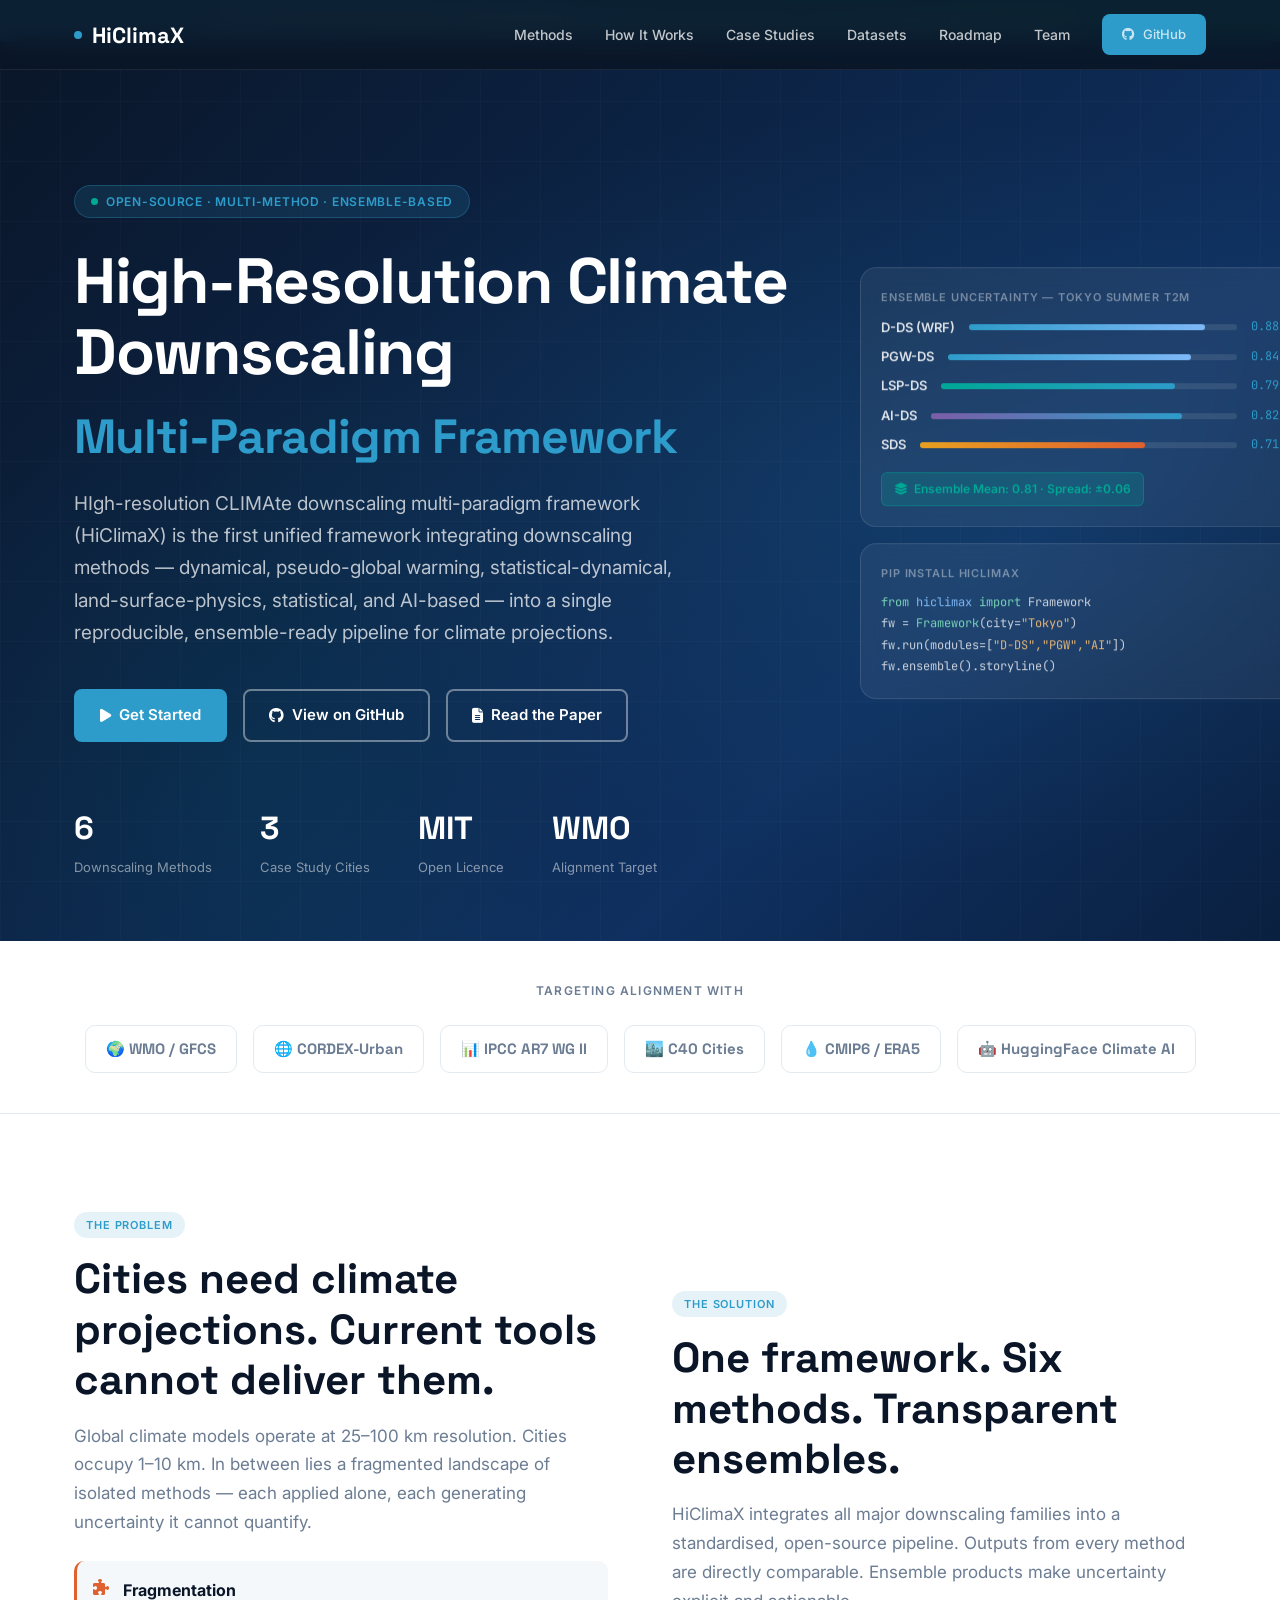
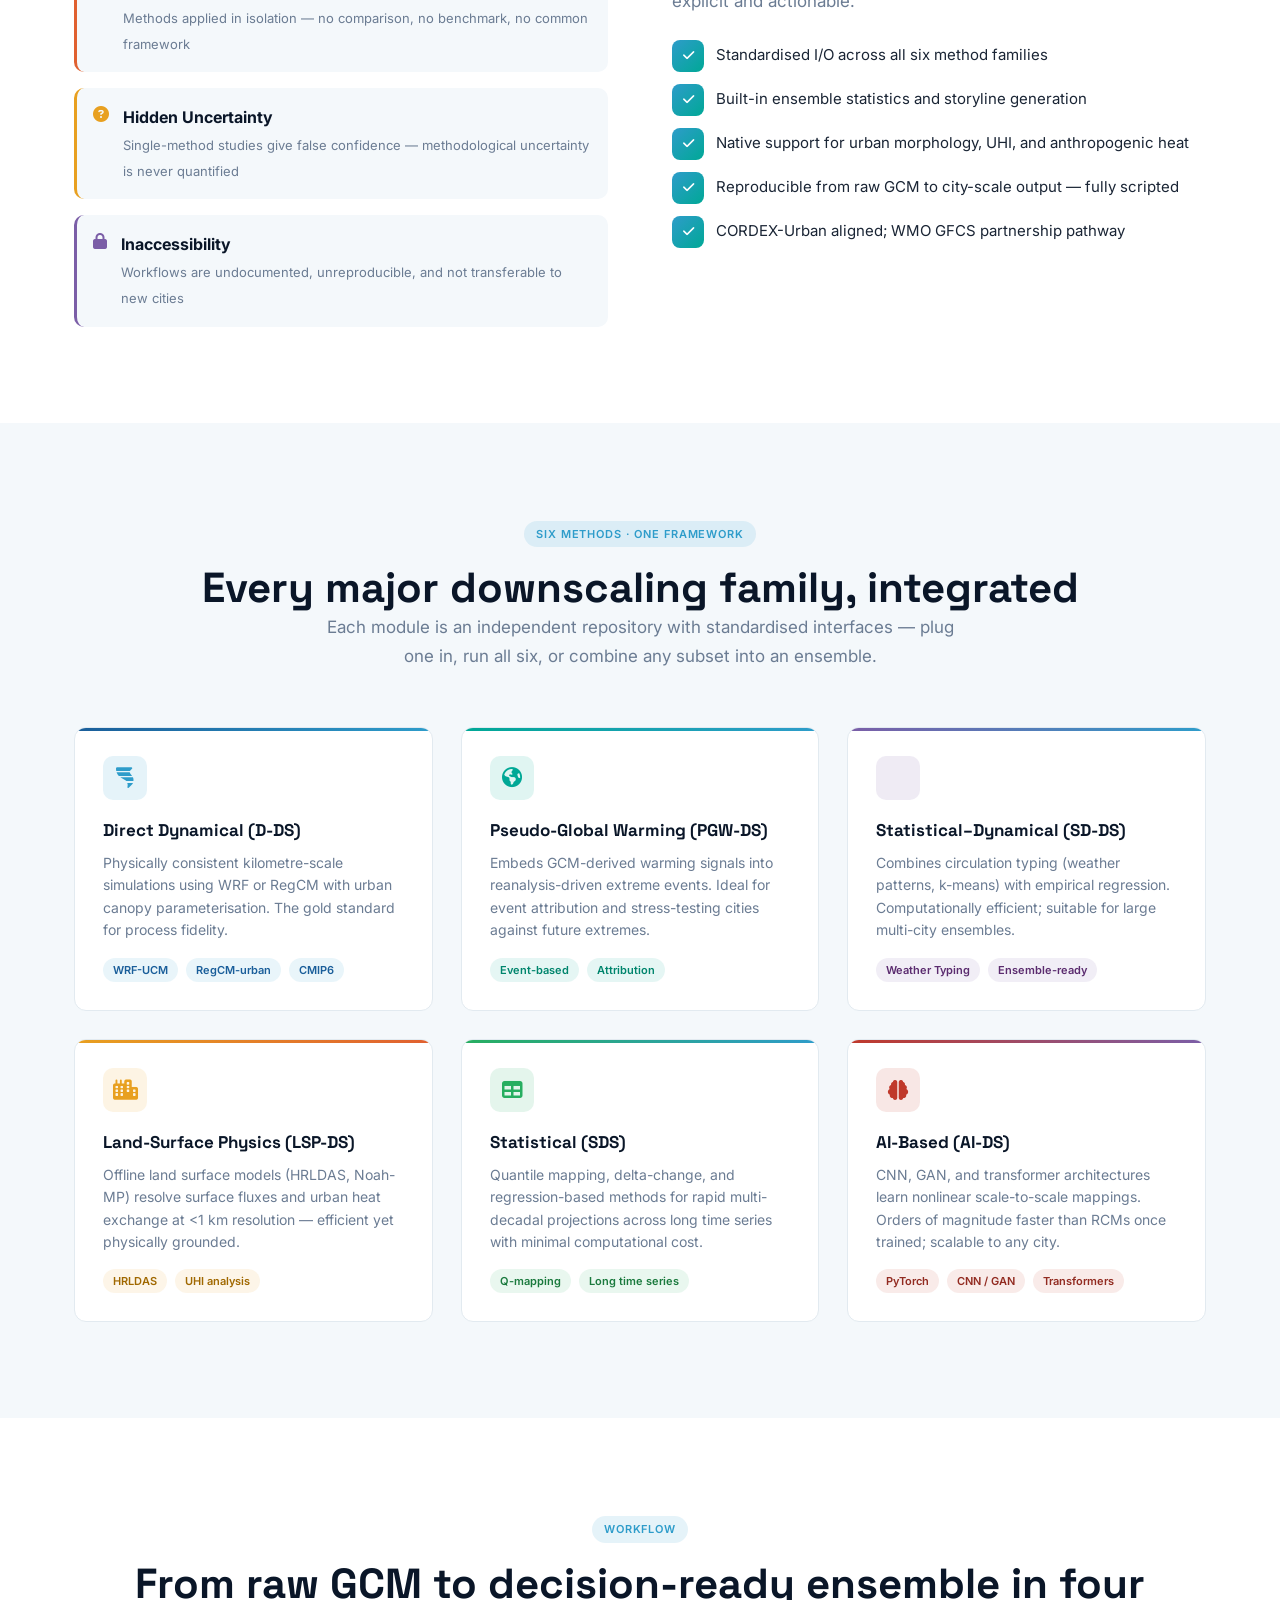
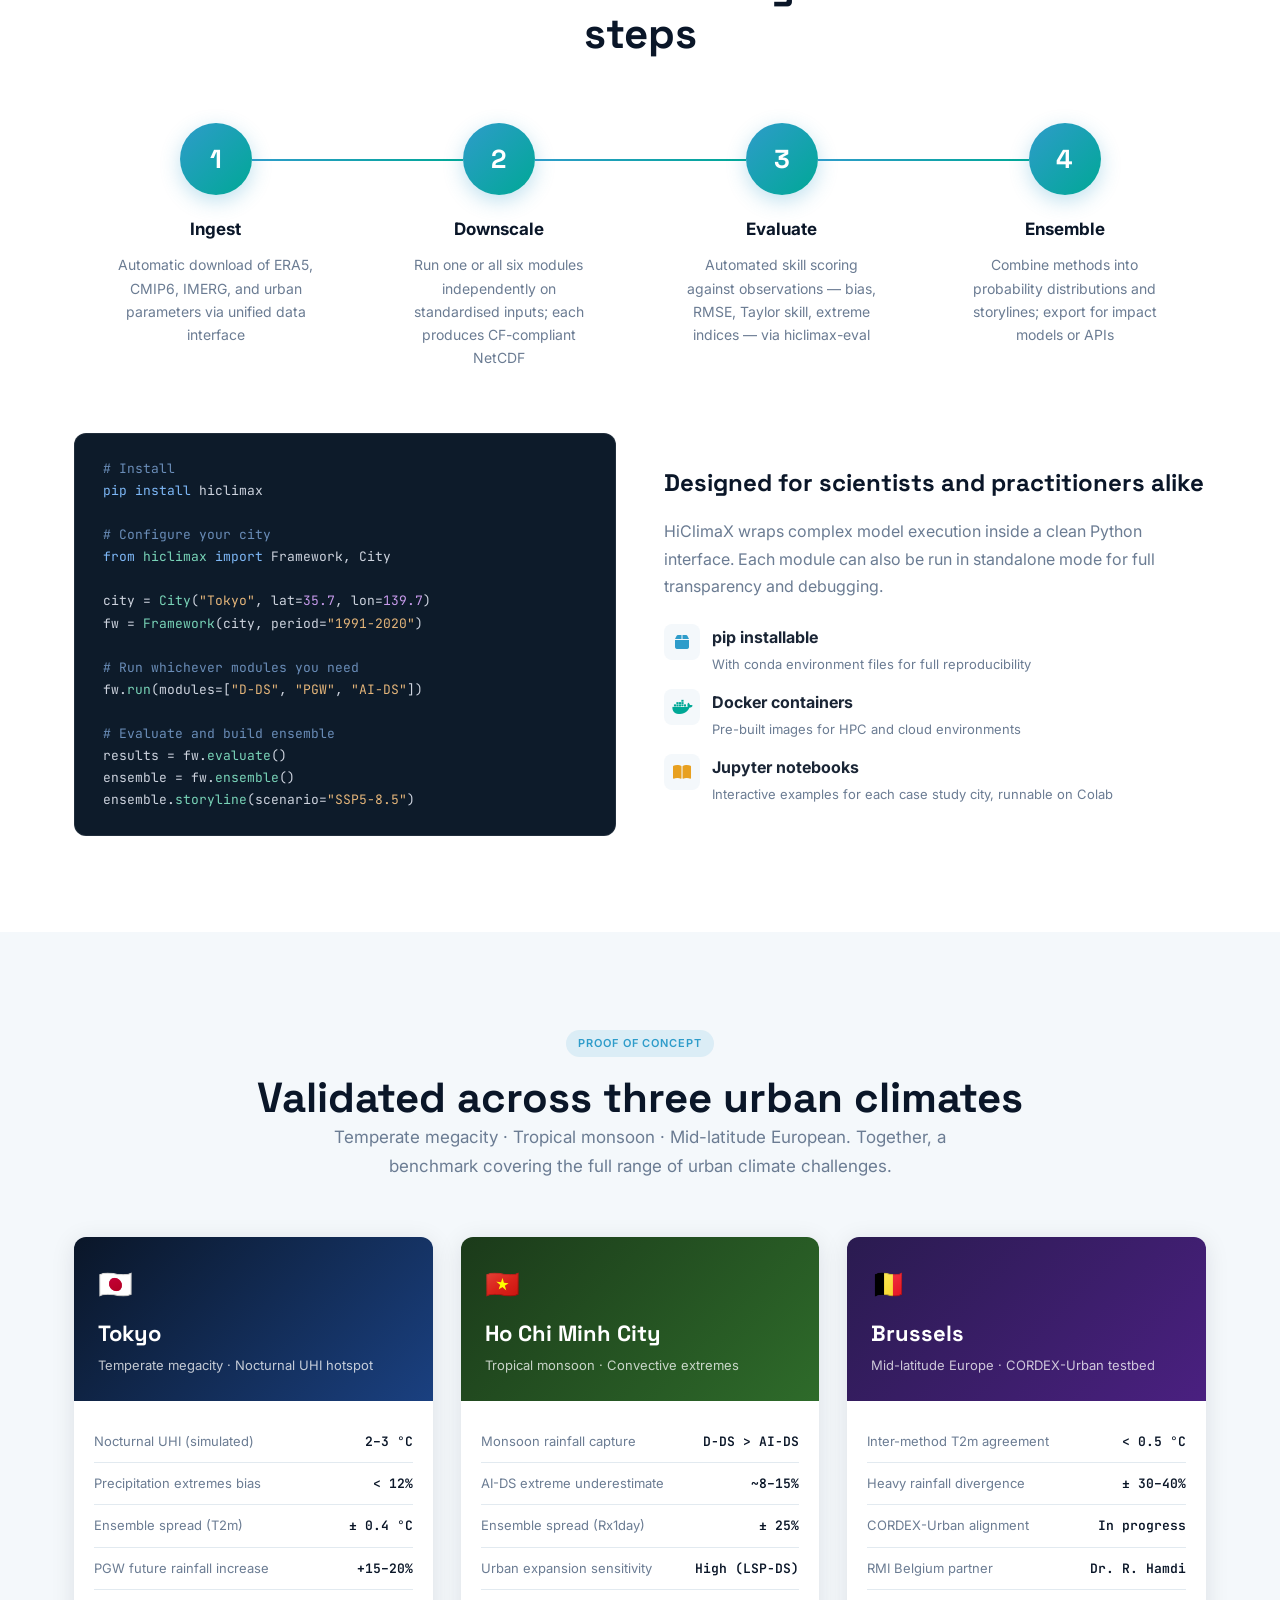
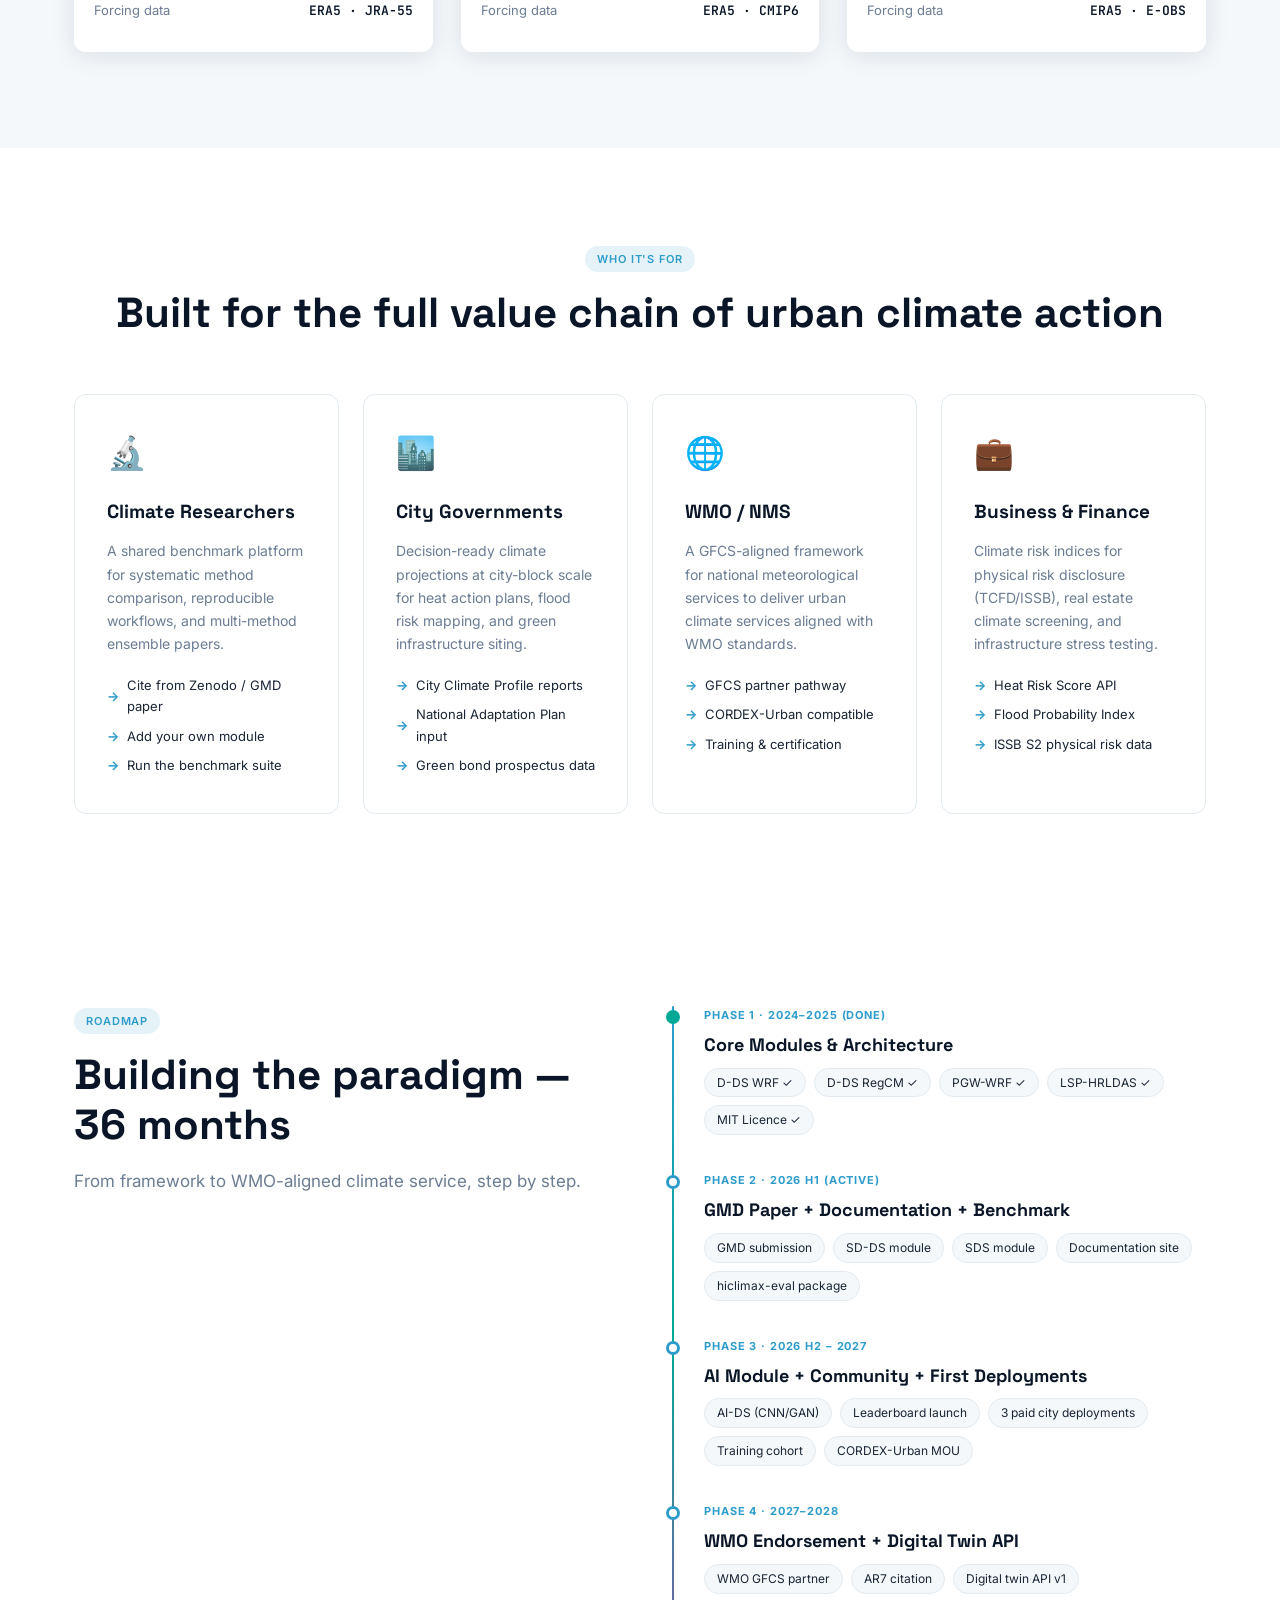
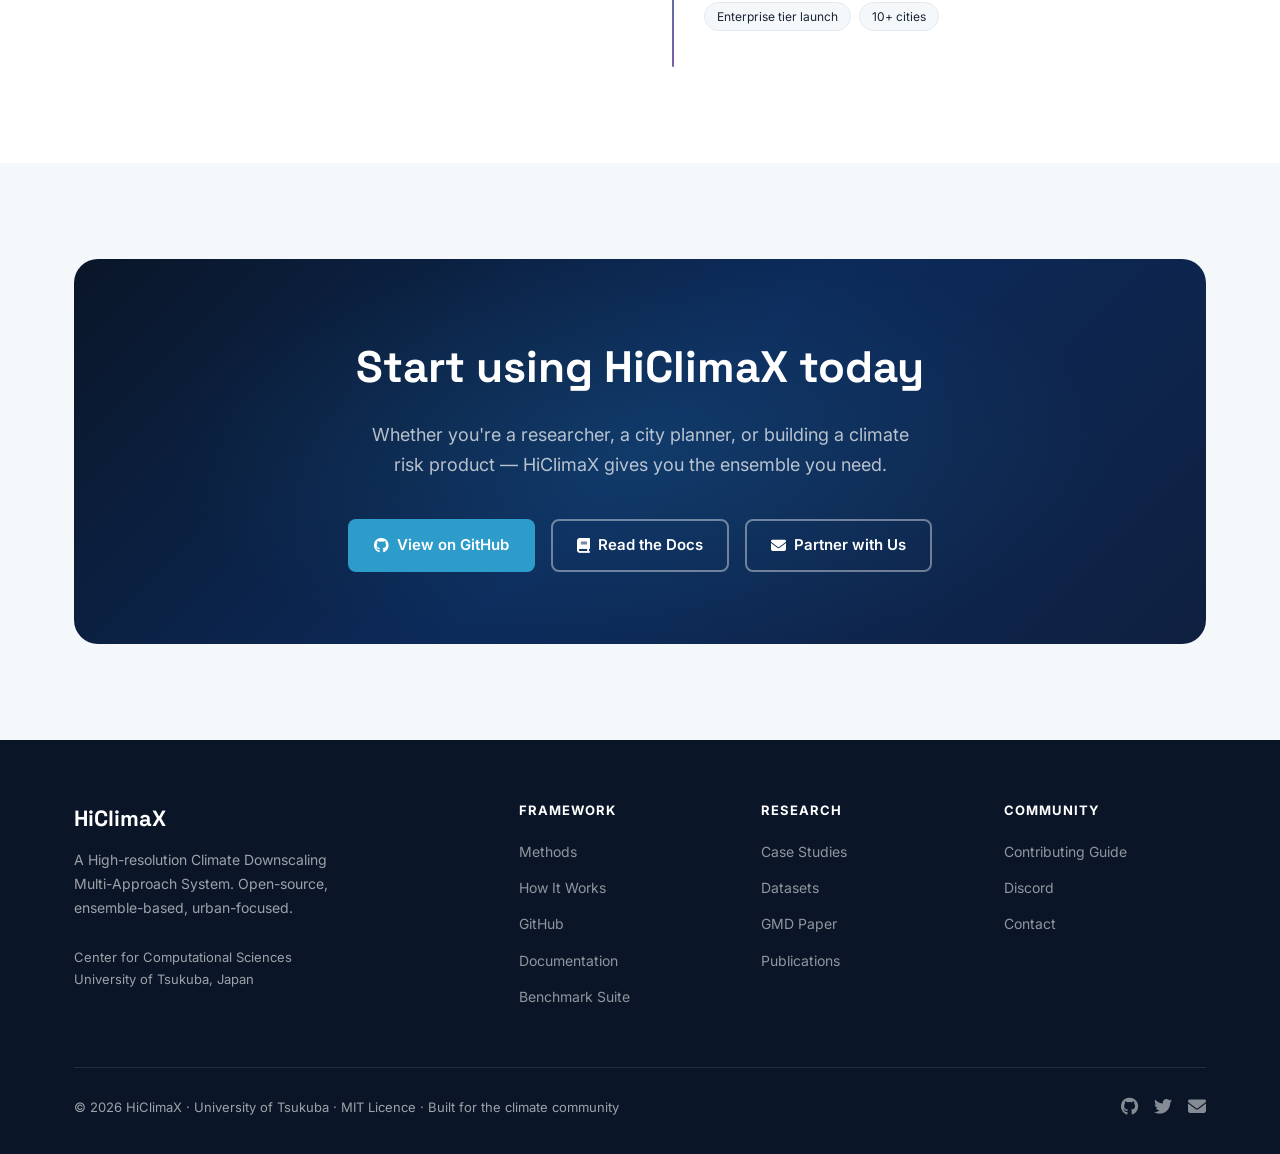
<file: index.html>
<!DOCTYPE html>
<html lang="en">
<head>
  <meta charset="UTF-8" />
  <meta name="viewport" content="width=device-width, initial-scale=1.0" />
  <title>HiClimaX — Urban Climate Downscaling Framework</title>
  <meta name="description" content="HiClimaX is the first open-source, multi-method, ensemble-based framework for high-resolution urban climate downscaling — bridging global models and city-scale decisions." />
  <link rel="preconnect" href="https://fonts.googleapis.com" />
  <link href="https://fonts.googleapis.com/css2?family=Inter:wght@300;400;500;600;700;800&family=Space+Grotesk:wght@400;600;700&family=JetBrains+Mono:wght@400;500&display=swap" rel="stylesheet" />
  <link rel="stylesheet" href="https://cdnjs.cloudflare.com/ajax/libs/font-awesome/6.5.0/css/all.min.css" />
  <link rel="stylesheet" href="styles.css" />
</head>
<body>

<!-- ── ANNOUNCEMENT BAR ──────────────────────────────────────────────── -->
<div class="announce-bar">
  <p>🚀 HiClimaX v1.0 is in active development · <a href="https://github.com/HiClimaX">Star on GitHub</a> to follow progress · Manuscript under review at <strong>Geoscientific Model Development</strong></p>
</div>

<!-- ── NAVBAR ────────────────────────────────────────────────────────── -->
<nav>
  <div class="inner">
    <div class="nav-logo">
      <span class="dot"></span>
      HiClimaX
    </div>
    <div class="nav-links">
      <a href="#methods">Methods</a>
      <a href="#workflow">How It Works</a>
      <a href="#cities">Case Studies</a>
      <a href="datasets.html">Datasets</a>
      <a href="#roadmap">Roadmap</a>
      <a href="team.html">Team</a>
      <a href="https://github.com/HiClimaX" class="btn btn-primary"><i class="fa-brands fa-github"></i> GitHub</a>
    </div>
  </div>
</nav>

<!-- ── HERO ──────────────────────────────────────────────────────────── -->
<section class="hero">
  <div class="hero-grid"></div>
  <div class="container" style="width:100%">
    <div class="hero-content">
      <div class="hero-eyebrow fade-up">
        <span class="pulse"></span>
        <span>Open-Source · Multi-Method · Ensemble-Based</span>
      </div>
      <h1 class="fade-up-2" style="font-size: 4rem;">
        High-Resolution Climate Downscaling<br> 
      </h1>
      <h1 class="fade-up-2" style="font-size: 3rem;">
        <span class="accent">Multi-Paradigm Framework</span>
      </h1>
      <p class="fade-up-3">
        HIgh-resolution CLIMAte downscaling multi-paradigm framework (HiClimaX) 
        is the first unified framework integrating downscaling methods — 
        dynamical, pseudo-global warming, statistical-dynamical, land-surface-physics, statistical, and AI-based — into a single reproducible, ensemble-ready pipeline for climate projections.
      </p>
      <div class="hero-ctas fade-up-4">
        <a href="#workflow" class="btn btn-primary"><i class="fa-solid fa-play"></i> Get Started</a>
        <a href="https://github.com/HiClimaX" class="btn btn-outline"><i class="fa-brands fa-github"></i> View on GitHub</a>
        <a href="#" class="btn btn-outline"><i class="fa-solid fa-file-lines"></i> Read the Paper</a>
      </div>
      <div class="hero-stats fade-up-4">
        <div class="stat-item">
          <span class="stat-num">6</span>
          <span class="stat-label">Downscaling Methods</span>
        </div>
        <div class="stat-item">
          <span class="stat-num">3</span>
          <span class="stat-label">Case Study Cities</span>
        </div>
        <div class="stat-item">
          <span class="stat-num">MIT</span>
          <span class="stat-label">Open Licence</span>
        </div>
        <div class="stat-item">
          <span class="stat-num">WMO</span>
          <span class="stat-label">Alignment Target</span>
        </div>
      </div>
    </div>

    <!-- Floating panel -->
    <div class="hero-visual">
      <div class="floating-card">
        <div class="fc-label">Ensemble Uncertainty — Tokyo Summer T2m</div>
        <div class="fc-row">
          <div class="fc-method">D-DS (WRF)</div>
          <div class="fc-bar-wrap"><div class="fc-bar" style="width:88%;background:linear-gradient(90deg,#2E9CCA,#7EB8F7)"></div></div>
          <div class="fc-val">0.88</div>
        </div>
        <div class="fc-row">
          <div class="fc-method">PGW-DS</div>
          <div class="fc-bar-wrap"><div class="fc-bar" style="width:84%;background:linear-gradient(90deg,#2E9CCA,#7EB8F7)"></div></div>
          <div class="fc-val">0.84</div>
        </div>
        <div class="fc-row">
          <div class="fc-method">LSP-DS</div>
          <div class="fc-bar-wrap"><div class="fc-bar" style="width:79%;background:linear-gradient(90deg,#00A896,#2E9CCA)"></div></div>
          <div class="fc-val">0.79</div>
        </div>
        <div class="fc-row">
          <div class="fc-method">AI-DS</div>
          <div class="fc-bar-wrap"><div class="fc-bar" style="width:82%;background:linear-gradient(90deg,#7B5EA7,#2E9CCA)"></div></div>
          <div class="fc-val">0.82</div>
        </div>
        <div class="fc-row">
          <div class="fc-method">SDS</div>
          <div class="fc-bar-wrap"><div class="fc-bar" style="width:71%;background:linear-gradient(90deg,#E8A020,#E06030)"></div></div>
          <div class="fc-val">0.71</div>
        </div>
        <div class="ensemble-badge">
          <i class="fa-solid fa-layer-group" style="color:#00A896;font-size:12px"></i>
          <span>Ensemble Mean: 0.81 · Spread: ±0.06</span>
        </div>
      </div>
      <div class="floating-card">
        <div class="fc-label">pip install hiclimax</div>
        <div style="font-family:'JetBrains Mono',monospace;font-size:12px;color:rgba(255,255,255,.7);line-height:1.8">
          <span style="color:#79D4B8">from</span> <span style="color:#7EB8F7">hiclimax</span>
          <span style="color:#79D4B8"> import</span> <span style="color:#CDD3DE"> Framework</span><br>
          <span style="color:#CDD3DE">fw = </span><span style="color:#79D4B8">Framework</span><span style="color:#CDD3DE">(city=</span><span style="color:#E4B57A">"Tokyo"</span><span style="color:#CDD3DE">)</span><br>
          <span style="color:#CDD3DE">fw.run(modules=[</span><span style="color:#E4B57A">"D-DS","PGW","AI"</span><span style="color:#CDD3DE">])</span><br>
          <span style="color:#CDD3DE">fw.ensemble().storyline()</span>
        </div>
      </div>
    </div>

  </div>
</section>

<!-- ── TRUSTED BY ─────────────────────────────────────────────────────── -->
<section style="padding:40px 0; border-bottom:1px solid var(--border);">
  <div class="container">
    <p style="text-align:center;font-size:12px;font-weight:600;letter-spacing:.1em;text-transform:uppercase;color:var(--muted);margin-bottom:24px;">Targeting alignment with</p>
    <div style="display:flex;gap:16px;justify-content:center;flex-wrap:wrap;align-items:center;">
      <div class="partner-logo">🌍 WMO / GFCS</div>
      <div class="partner-logo">🌐 CORDEX-Urban</div>
      <div class="partner-logo">📊 IPCC AR7 WG II</div>
      <div class="partner-logo">🏙️ C40 Cities</div>
      <div class="partner-logo">💧 CMIP6 / ERA5</div>
      <div class="partner-logo">🤖 HuggingFace Climate AI</div>
    </div>
  </div>
</section>

<!-- ── WHY HICLIMAX ──────────────────────────────────────────────────── -->
<section class="section">
  <div class="container">
    <div class="grid-2" style="align-items:center;gap:64px;">
      <div>
        <span class="tag">The Problem</span>
        <h2 class="section-title">Cities need climate projections. Current tools cannot deliver them.</h2>
        <p class="section-sub" style="margin-bottom:24px;">Global climate models operate at 25–100 km resolution. Cities occupy 1–10 km. In between lies a fragmented landscape of isolated methods — each applied alone, each generating uncertainty it cannot quantify.</p>
        <div style="display:flex;flex-direction:column;gap:16px;">
          <div style="display:flex;gap:14px;align-items:flex-start;padding:16px;background:var(--light);border-radius:10px;border-left:3px solid var(--orange);">
            <i class="fa-solid fa-puzzle-piece" style="color:var(--orange);margin-top:2px;"></i>
            <div><strong style="color:var(--navy)">Fragmentation</strong><br><span style="font-size:13px;color:var(--muted)">Methods applied in isolation — no comparison, no benchmark, no common framework</span></div>
          </div>
          <div style="display:flex;gap:14px;align-items:flex-start;padding:16px;background:var(--light);border-radius:10px;border-left:3px solid var(--gold);">
            <i class="fa-solid fa-question-circle" style="color:var(--gold);margin-top:2px;"></i>
            <div><strong style="color:var(--navy)">Hidden Uncertainty</strong><br><span style="font-size:13px;color:var(--muted)">Single-method studies give false confidence — methodological uncertainty is never quantified</span></div>
          </div>
          <div style="display:flex;gap:14px;align-items:flex-start;padding:16px;background:var(--light);border-radius:10px;border-left:3px solid var(--purple);">
            <i class="fa-solid fa-lock" style="color:var(--purple);margin-top:2px;"></i>
            <div><strong style="color:var(--navy)">Inaccessibility</strong><br><span style="font-size:13px;color:var(--muted)">Workflows are undocumented, unreproducible, and not transferable to new cities</span></div>
          </div>
        </div>
      </div>
      <div>
        <span class="tag">The Solution</span>
        <h2 class="section-title">One framework. Six methods. Transparent ensembles.</h2>
        <p class="section-sub" style="margin-bottom:24px;">HiClimaX integrates all major downscaling families into a standardised, open-source pipeline. Outputs from every method are directly comparable. Ensemble products make uncertainty explicit and actionable.</p>
        <div style="display:flex;flex-direction:column;gap:12px;">
          <div style="display:flex;align-items:center;gap:12px;">
            <div style="width:32px;height:32px;background:linear-gradient(135deg,var(--sky),var(--teal));border-radius:8px;display:flex;align-items:center;justify-content:center;flex-shrink:0;"><i class="fa-solid fa-check" style="color:white;font-size:13px;"></i></div>
            <span style="font-size:15px;color:var(--text);">Standardised I/O across all six method families</span>
          </div>
          <div style="display:flex;align-items:center;gap:12px;">
            <div style="width:32px;height:32px;background:linear-gradient(135deg,var(--sky),var(--teal));border-radius:8px;display:flex;align-items:center;justify-content:center;flex-shrink:0;"><i class="fa-solid fa-check" style="color:white;font-size:13px;"></i></div>
            <span style="font-size:15px;color:var(--text);">Built-in ensemble statistics and storyline generation</span>
          </div>
          <div style="display:flex;align-items:center;gap:12px;">
            <div style="width:32px;height:32px;background:linear-gradient(135deg,var(--sky),var(--teal));border-radius:8px;display:flex;align-items:center;justify-content:center;flex-shrink:0;"><i class="fa-solid fa-check" style="color:white;font-size:13px;"></i></div>
            <span style="font-size:15px;color:var(--text);">Native support for urban morphology, UHI, and anthropogenic heat</span>
          </div>
          <div style="display:flex;align-items:center;gap:12px;">
            <div style="width:32px;height:32px;background:linear-gradient(135deg,var(--sky),var(--teal));border-radius:8px;display:flex;align-items:center;justify-content:center;flex-shrink:0;"><i class="fa-solid fa-check" style="color:white;font-size:13px;"></i></div>
            <span style="font-size:15px;color:var(--text);">Reproducible from raw GCM to city-scale output — fully scripted</span>
          </div>
          <div style="display:flex;align-items:center;gap:12px;">
            <div style="width:32px;height:32px;background:linear-gradient(135deg,var(--sky),var(--teal));border-radius:8px;display:flex;align-items:center;justify-content:center;flex-shrink:0;"><i class="fa-solid fa-check" style="color:white;font-size:13px;"></i></div>
            <span style="font-size:15px;color:var(--text);">CORDEX-Urban aligned; WMO GFCS partnership pathway</span>
          </div>
        </div>
      </div>
    </div>
  </div>
</section>

<!-- ── METHODS ────────────────────────────────────────────────────────── -->
<section class="section section--alt" id="methods">
  <div class="container">
    <div style="text-align:center;margin-bottom:56px;">
      <span class="tag">Six Methods · One Framework</span>
      <h2 class="section-title" style="margin:0 auto;text-align:center;">Every major downscaling family, integrated</h2>
      <p class="section-sub" style="text-align:center;margin:0 auto;">Each module is an independent repository with standardised interfaces — plug one in, run all six, or combine any subset into an ensemble.</p>
    </div>
    <div class="grid-3">

      <div class="method-card" style="--accent:#2E9CCA;">
        <div style="position:absolute;top:0;left:0;right:0;height:3px;background:linear-gradient(90deg,#1A5E9A,#2E9CCA);border-radius:12px 12px 0 0;"></div>
        <div class="icon" style="background:rgba(46,156,202,.12);color:#2E9CCA;"><i class="fa-solid fa-tornado"></i></div>
        <h3>Direct Dynamical (D-DS)</h3>
        <p>Physically consistent kilometre-scale simulations using WRF or RegCM with urban canopy parameterisation. The gold standard for process fidelity.</p>
        <div style="display:flex;gap:8px;flex-wrap:wrap;">
          <span class="method-tag" style="background:rgba(46,156,202,.1);color:#1A5E9A;">WRF-UCM</span>
          <span class="method-tag" style="background:rgba(46,156,202,.1);color:#1A5E9A;">RegCM-urban</span>
          <span class="method-tag" style="background:rgba(46,156,202,.1);color:#1A5E9A;">CMIP6</span>
        </div>
      </div>

      <div class="method-card">
        <div style="position:absolute;top:0;left:0;right:0;height:3px;background:linear-gradient(90deg,#00A896,#2E9CCA);border-radius:12px 12px 0 0;"></div>
        <div class="icon" style="background:rgba(0,168,150,.12);color:#00A896;"><i class="fa-solid fa-globe-americas"></i></div>
        <h3>Pseudo-Global Warming (PGW-DS)</h3>
        <p>Embeds GCM-derived warming signals into reanalysis-driven extreme events. Ideal for event attribution and stress-testing cities against future extremes.</p>
        <div style="display:flex;gap:8px;flex-wrap:wrap;">
          <span class="method-tag" style="background:rgba(0,168,150,.1);color:#00856D;">Event-based</span>
          <span class="method-tag" style="background:rgba(0,168,150,.1);color:#00856D;">Attribution</span>
        </div>
      </div>

      <div class="method-card">
        <div style="position:absolute;top:0;left:0;right:0;height:3px;background:linear-gradient(90deg,#7B5EA7,#2E9CCA);border-radius:12px 12px 0 0;"></div>
        <div class="icon" style="background:rgba(123,94,167,.12);color:#7B5EA7;"><i class="fa-solid fa-chart-scatter"></i></div>
        <h3>Statistical–Dynamical (SD-DS)</h3>
        <p>Combines circulation typing (weather patterns, k-means) with empirical regression. Computationally efficient; suitable for large multi-city ensembles.</p>
        <div style="display:flex;gap:8px;flex-wrap:wrap;">
          <span class="method-tag" style="background:rgba(123,94,167,.1);color:#5B2C6F;">Weather Typing</span>
          <span class="method-tag" style="background:rgba(123,94,167,.1);color:#5B2C6F;">Ensemble-ready</span>
        </div>
      </div>

      <div class="method-card">
        <div style="position:absolute;top:0;left:0;right:0;height:3px;background:linear-gradient(90deg,#E8A020,#E06030);border-radius:12px 12px 0 0;"></div>
        <div class="icon" style="background:rgba(232,160,32,.12);color:#E8A020;"><i class="fa-solid fa-city"></i></div>
        <h3>Land-Surface Physics (LSP-DS)</h3>
        <p>Offline land surface models (HRLDAS, Noah-MP) resolve surface fluxes and urban heat exchange at &lt;1 km resolution — efficient yet physically grounded.</p>
        <div style="display:flex;gap:8px;flex-wrap:wrap;">
          <span class="method-tag" style="background:rgba(232,160,32,.1);color:#A06800;">HRLDAS</span>
          <span class="method-tag" style="background:rgba(232,160,32,.1);color:#A06800;">UHI analysis</span>
        </div>
      </div>

      <div class="method-card">
        <div style="position:absolute;top:0;left:0;right:0;height:3px;background:linear-gradient(90deg,#27AE60,#2E9CCA);border-radius:12px 12px 0 0;"></div>
        <div class="icon" style="background:rgba(39,174,96,.12);color:#27AE60;"><i class="fa-solid fa-table"></i></div>
        <h3>Statistical (SDS)</h3>
        <p>Quantile mapping, delta-change, and regression-based methods for rapid multi-decadal projections across long time series with minimal computational cost.</p>
        <div style="display:flex;gap:8px;flex-wrap:wrap;">
          <span class="method-tag" style="background:rgba(39,174,96,.1);color:#1B7A3E;">Q-mapping</span>
          <span class="method-tag" style="background:rgba(39,174,96,.1);color:#1B7A3E;">Long time series</span>
        </div>
      </div>

      <div class="method-card">
        <div style="position:absolute;top:0;left:0;right:0;height:3px;background:linear-gradient(90deg,#C0392B,#7B5EA7);border-radius:12px 12px 0 0;"></div>
        <div class="icon" style="background:rgba(192,57,43,.12);color:#C0392B;"><i class="fa-solid fa-brain"></i></div>
        <h3>AI-Based (AI-DS)</h3>
        <p>CNN, GAN, and transformer architectures learn nonlinear scale-to-scale mappings. Orders of magnitude faster than RCMs once trained; scalable to any city.</p>
        <div style="display:flex;gap:8px;flex-wrap:wrap;">
          <span class="method-tag" style="background:rgba(192,57,43,.1);color:#922B21;">PyTorch</span>
          <span class="method-tag" style="background:rgba(192,57,43,.1);color:#922B21;">CNN / GAN</span>
          <span class="method-tag" style="background:rgba(192,57,43,.1);color:#922B21;">Transformers</span>
        </div>
      </div>

    </div>
  </div>
</section>

<!-- ── HOW IT WORKS ───────────────────────────────────────────────────── -->
<section class="section" id="workflow">
  <div class="container">
    <div style="text-align:center;margin-bottom:64px;">
      <span class="tag">Workflow</span>
      <h2 class="section-title" style="text-align:center;margin:0 auto;">From raw GCM to decision-ready ensemble in four steps</h2>
    </div>
    <div class="workflow" style="margin-bottom:64px;">
      <div class="wf-step">
        <div class="wf-num">1</div>
        <h3>Ingest</h3>
        <p>Automatic download of ERA5, CMIP6, IMERG, and urban parameters via unified data interface</p>
      </div>
      <div class="wf-step">
        <div class="wf-num">2</div>
        <h3>Downscale</h3>
        <p>Run one or all six modules independently on standardised inputs; each produces CF-compliant NetCDF</p>
      </div>
      <div class="wf-step">
        <div class="wf-num">3</div>
        <h3>Evaluate</h3>
        <p>Automated skill scoring against observations — bias, RMSE, Taylor skill, extreme indices — via hiclimax-eval</p>
      </div>
      <div class="wf-step">
        <div class="wf-num">4</div>
        <h3>Ensemble</h3>
        <p>Combine methods into probability distributions and storylines; export for impact models or APIs</p>
      </div>
    </div>

    <!-- Code example -->
    <div class="grid-2" style="align-items:center;gap:48px;">
      <div class="code-block">
        <span class="cm"># Install</span><br>
        <span class="kw">pip install</span> <span class="normal">hiclimax</span><br><br>
        <span class="cm"># Configure your city</span><br>
        <span class="kw">from</span> <span class="fn">hiclimax</span> <span class="kw">import</span> <span class="normal">Framework, City</span><br><br>
        <span class="normal">city = </span><span class="fn">City</span><span class="normal">(</span><span class="st">"Tokyo"</span><span class="normal">, lat=</span><span class="nu">35.7</span><span class="normal">, lon=</span><span class="nu">139.7</span><span class="normal">)</span><br>
        <span class="normal">fw = </span><span class="fn">Framework</span><span class="normal">(city, period=</span><span class="st">"1991-2020"</span><span class="normal">)</span><br><br>
        <span class="cm"># Run whichever modules you need</span><br>
        <span class="normal">fw.</span><span class="fn">run</span><span class="normal">(modules=[</span><span class="st">"D-DS"</span><span class="normal">, </span><span class="st">"PGW"</span><span class="normal">, </span><span class="st">"AI-DS"</span><span class="normal">])</span><br><br>
        <span class="cm"># Evaluate and build ensemble</span><br>
        <span class="normal">results = fw.</span><span class="fn">evaluate</span><span class="normal">()</span><br>
        <span class="normal">ensemble = fw.</span><span class="fn">ensemble</span><span class="normal">()</span><br>
        <span class="normal">ensemble.</span><span class="fn">storyline</span><span class="normal">(scenario=</span><span class="st">"SSP5-8.5"</span><span class="normal">)</span>
      </div>
      <div>
        <h3 style="font-family:'Space Grotesk',sans-serif;font-size:24px;font-weight:700;color:var(--navy);margin-bottom:16px;">Designed for scientists and practitioners alike</h3>
        <p style="color:var(--muted);margin-bottom:24px;line-height:1.7;">HiClimaX wraps complex model execution inside a clean Python interface. Each module can also be run in standalone mode for full transparency and debugging.</p>
        <div style="display:flex;flex-direction:column;gap:12px;">
          <div style="display:flex;gap:12px;">
            <div style="width:36px;height:36px;background:var(--light);border-radius:8px;display:flex;align-items:center;justify-content:center;color:var(--sky);flex-shrink:0;"><i class="fa-solid fa-box"></i></div>
            <div><strong>pip installable</strong><br><span style="font-size:13px;color:var(--muted)">With conda environment files for full reproducibility</span></div>
          </div>
          <div style="display:flex;gap:12px;">
            <div style="width:36px;height:36px;background:var(--light);border-radius:8px;display:flex;align-items:center;justify-content:center;color:var(--teal);flex-shrink:0;"><i class="fa-brands fa-docker"></i></div>
            <div><strong>Docker containers</strong><br><span style="font-size:13px;color:var(--muted)">Pre-built images for HPC and cloud environments</span></div>
          </div>
          <div style="display:flex;gap:12px;">
            <div style="width:36px;height:36px;background:var(--light);border-radius:8px;display:flex;align-items:center;justify-content:center;color:var(--gold);flex-shrink:0;"><i class="fa-solid fa-book-open"></i></div>
            <div><strong>Jupyter notebooks</strong><br><span style="font-size:13px;color:var(--muted)">Interactive examples for each case study city, runnable on Colab</span></div>
          </div>
        </div>
      </div>
    </div>
  </div>
</section>

<!-- ── CASE STUDIES ──────────────────────────────────────────────────── -->
<section class="section section--alt" id="cities">
  <div class="container">
    <div style="text-align:center;margin-bottom:56px;">
      <span class="tag">Proof of Concept</span>
      <h2 class="section-title" style="text-align:center;margin:0 auto;">Validated across three urban climates</h2>
      <p class="section-sub" style="text-align:center;margin:0 auto;">Temperate megacity · Tropical monsoon · Mid-latitude European. Together, a benchmark covering the full range of urban climate challenges.</p>
    </div>
    <div class="grid-3">
      <div class="city-card">
        <div class="city-header" style="background:linear-gradient(135deg,#0A1628,#1A4080);">
          <div class="city-flag">🇯🇵</div>
          <div class="city-name">Tokyo</div>
          <div class="city-sub">Temperate megacity · Nocturnal UHI hotspot</div>
        </div>
        <div class="city-body">
          <div class="city-stat"><span class="city-stat-label">Nocturnal UHI (simulated)</span><span class="city-stat-val">2–3 °C</span></div>
          <div class="city-stat"><span class="city-stat-label">Precipitation extremes bias</span><span class="city-stat-val">&lt; 12%</span></div>
          <div class="city-stat"><span class="city-stat-label">Ensemble spread (T2m)</span><span class="city-stat-val">± 0.4 °C</span></div>
          <div class="city-stat"><span class="city-stat-label">PGW future rainfall increase</span><span class="city-stat-val">+15–20%</span></div>
          <div class="city-stat"><span class="city-stat-label">Forcing data</span><span class="city-stat-val">ERA5 · JRA-55</span></div>
        </div>
      </div>
      <div class="city-card">
        <div class="city-header" style="background:linear-gradient(135deg,#1B3A1A,#2E6B2A);">
          <div class="city-flag">🇻🇳</div>
          <div class="city-name">Ho Chi Minh City</div>
          <div class="city-sub">Tropical monsoon · Convective extremes</div>
        </div>
        <div class="city-body">
          <div class="city-stat"><span class="city-stat-label">Monsoon rainfall capture</span><span class="city-stat-val">D-DS &gt; AI-DS</span></div>
          <div class="city-stat"><span class="city-stat-label">AI-DS extreme underestimate</span><span class="city-stat-val">~8–15%</span></div>
          <div class="city-stat"><span class="city-stat-label">Ensemble spread (Rx1day)</span><span class="city-stat-val">± 25%</span></div>
          <div class="city-stat"><span class="city-stat-label">Urban expansion sensitivity</span><span class="city-stat-val">High (LSP-DS)</span></div>
          <div class="city-stat"><span class="city-stat-label">Forcing data</span><span class="city-stat-val">ERA5 · CMIP6</span></div>
        </div>
      </div>
      <div class="city-card">
        <div class="city-header" style="background:linear-gradient(135deg,#2A1B50,#4A2080);">
          <div class="city-flag">🇧🇪</div>
          <div class="city-name">Brussels</div>
          <div class="city-sub">Mid-latitude Europe · CORDEX-Urban testbed</div>
        </div>
        <div class="city-body">
          <div class="city-stat"><span class="city-stat-label">Inter-method T2m agreement</span><span class="city-stat-val">&lt; 0.5 °C</span></div>
          <div class="city-stat"><span class="city-stat-label">Heavy rainfall divergence</span><span class="city-stat-val">± 30–40%</span></div>
          <div class="city-stat"><span class="city-stat-label">CORDEX-Urban alignment</span><span class="city-stat-val">In progress</span></div>
          <div class="city-stat"><span class="city-stat-label">RMI Belgium partner</span><span class="city-stat-val">Dr. R. Hamdi</span></div>
          <div class="city-stat"><span class="city-stat-label">Forcing data</span><span class="city-stat-val">ERA5 · E-OBS</span></div>
        </div>
      </div>
    </div>
  </div>
</section>

<!-- ── FOR WHOM ───────────────────────────────────────────────────────── -->
<section class="section">
  <div class="container">
    <div style="text-align:center;margin-bottom:56px;">
      <span class="tag">Who It's For</span>
      <h2 class="section-title" style="text-align:center;margin:0 auto;">Built for the full value chain of urban climate action</h2>
    </div>
    <div class="grid-4">
      <div class="audience-card">
        <div class="audience-icon">🔬</div>
        <h3>Climate Researchers</h3>
        <p>A shared benchmark platform for systematic method comparison, reproducible workflows, and multi-method ensemble papers.</p>
        <ul>
          <li>Cite from Zenodo / GMD paper</li>
          <li>Add your own module</li>
          <li>Run the benchmark suite</li>
        </ul>
      </div>
      <div class="audience-card">
        <div class="audience-icon">🏙️</div>
        <h3>City Governments</h3>
        <p>Decision-ready climate projections at city-block scale for heat action plans, flood risk mapping, and green infrastructure siting.</p>
        <ul>
          <li>City Climate Profile reports</li>
          <li>National Adaptation Plan input</li>
          <li>Green bond prospectus data</li>
        </ul>
      </div>
      <div class="audience-card">
        <div class="audience-icon">🌐</div>
        <h3>WMO / NMS</h3>
        <p>A GFCS-aligned framework for national meteorological services to deliver urban climate services aligned with WMO standards.</p>
        <ul>
          <li>GFCS partner pathway</li>
          <li>CORDEX-Urban compatible</li>
          <li>Training & certification</li>
        </ul>
      </div>
      <div class="audience-card">
        <div class="audience-icon">💼</div>
        <h3>Business & Finance</h3>
        <p>Climate risk indices for physical risk disclosure (TCFD/ISSB), real estate climate screening, and infrastructure stress testing.</p>
        <ul>
          <li>Heat Risk Score API</li>
          <li>Flood Probability Index</li>
          <li>ISSB S2 physical risk data</li>
        </ul>
      </div>
    </div>
  </div>
</section>

<!-- ── ROADMAP ────────────────────────────────────────────────────────── -->
<section class="section" id="roadmap">
  <div class="container">
    <div class="grid-2" style="gap:64px;align-items:flex-start;">
      <div>
        <span class="tag">Roadmap</span>
        <h2 class="section-title">Building the paradigm — 36 months</h2>
        <p class="section-sub">From framework to WMO-aligned climate service, step by step.</p>
      </div>
      <div class="roadmap-line">
        <div class="roadmap-item done">
          <div class="roadmap-phase">Phase 1 · 2024–2025 (Done)</div>
          <div class="roadmap-title">Core Modules &amp; Architecture</div>
          <div class="roadmap-items">
            <span class="roadmap-chip">D-DS WRF ✓</span>
            <span class="roadmap-chip">D-DS RegCM ✓</span>
            <span class="roadmap-chip">PGW-WRF ✓</span>
            <span class="roadmap-chip">LSP-HRLDAS ✓</span>
            <span class="roadmap-chip">MIT Licence ✓</span>
          </div>
        </div>
        <div class="roadmap-item">
          <div class="roadmap-phase">Phase 2 · 2026 H1 (Active)</div>
          <div class="roadmap-title">GMD Paper + Documentation + Benchmark</div>
          <div class="roadmap-items">
            <span class="roadmap-chip">GMD submission</span>
            <span class="roadmap-chip">SD-DS module</span>
            <span class="roadmap-chip">SDS module</span>
            <span class="roadmap-chip">Documentation site</span>
            <span class="roadmap-chip">hiclimax-eval package</span>
          </div>
        </div>
        <div class="roadmap-item">
          <div class="roadmap-phase">Phase 3 · 2026 H2 – 2027</div>
          <div class="roadmap-title">AI Module + Community + First Deployments</div>
          <div class="roadmap-items">
            <span class="roadmap-chip">AI-DS (CNN/GAN)</span>
            <span class="roadmap-chip">Leaderboard launch</span>
            <span class="roadmap-chip">3 paid city deployments</span>
            <span class="roadmap-chip">Training cohort</span>
            <span class="roadmap-chip">CORDEX-Urban MOU</span>
          </div>
        </div>
        <div class="roadmap-item">
          <div class="roadmap-phase">Phase 4 · 2027–2028</div>
          <div class="roadmap-title">WMO Endorsement + Digital Twin API</div>
          <div class="roadmap-items">
            <span class="roadmap-chip">WMO GFCS partner</span>
            <span class="roadmap-chip">AR7 citation</span>
            <span class="roadmap-chip">Digital twin API v1</span>
            <span class="roadmap-chip">Enterprise tier launch</span>
            <span class="roadmap-chip">10+ cities</span>
          </div>
        </div>
      </div>
    </div>
  </div>
</section>

<!-- ── CTA ────────────────────────────────────────────────────────────── -->
<section class="section section--alt">
  <div class="container">
    <div class="cta-banner">
      <h2>Start using HiClimaX today</h2>
      <p>Whether you're a researcher, a city planner, or building a climate risk product — HiClimaX gives you the ensemble you need.</p>
      <div class="btns">
        <a href="https://github.com/HiClimaX" class="btn btn-primary"><i class="fa-brands fa-github"></i> View on GitHub</a>
        <a href="#" class="btn btn-outline"><i class="fa-solid fa-book"></i> Read the Docs</a>
        <a href="mailto:doan.van.gb@u.tsukuba.ac.jp" class="btn btn-outline"><i class="fa-solid fa-envelope"></i> Partner with Us</a>
      </div>
    </div>
  </div>
</section>

<!-- ── FOOTER ─────────────────────────────────────────────────────────── -->
<footer>
  <div class="container">
    <div class="footer-grid">
      <div class="footer-brand">
        <h3>HiClimaX</h3>
        <p>A High-resolution Climate Downscaling Multi-Approach System. Open-source, ensemble-based, urban-focused.</p>
        <br>
        <p style="font-size:13px;">Center for Computational Sciences<br>University of Tsukuba, Japan</p>
      </div>
      <div class="footer-col">
        <h4>Framework</h4>
        <ul>
          <li><a href="#methods">Methods</a></li>
          <li><a href="#workflow">How It Works</a></li>
          <li><a href="https://github.com/HiClimaX">GitHub</a></li>
          <li><a href="#">Documentation</a></li>
          <li><a href="#">Benchmark Suite</a></li>
        </ul>
      </div>
      <div class="footer-col">
        <h4>Research</h4>
        <ul>
          <li><a href="#cities">Case Studies</a></li>
          <li><a href="datasets.html">Datasets</a></li>
          <li><a href="#">GMD Paper</a></li>
          <li><a href="#">Publications</a></li>
        </ul>
      </div>
      <div class="footer-col">
        <h4>Community</h4>
        <ul>
          <li><a href="#">Contributing Guide</a></li>
          <li><a href="#">Discord</a></li>

          <li><a href="mailto:doan.van.gb@u.tsukuba.ac.jp">Contact</a></li>
        </ul>
      </div>
    </div>
    <div class="footer-bottom">
      <p>© 2026 HiClimaX · University of Tsukuba · MIT Licence · Built for the climate community</p>
      <div class="social-links">
        <a href="https://github.com/HiClimaX"><i class="fa-brands fa-github"></i></a>
        <a href="#"><i class="fa-brands fa-twitter"></i></a>
        <a href="mailto:doan.van.gb@u.tsukuba.ac.jp"><i class="fa-solid fa-envelope"></i></a>
      </div>
    </div>
  </div>
</footer>

<script>
  // Smooth active nav highlight
  const nav = document.querySelector('nav');
  window.addEventListener('scroll', () => {
    nav.style.background = window.scrollY > 60
      ? 'rgba(10,22,40,0.97)' : 'rgba(10,22,40,0.92)';
  });

  // Animate elements on scroll
  const observer = new IntersectionObserver(entries => {
    entries.forEach(e => {
      if (e.isIntersecting) {
        e.target.style.opacity = '1';
        e.target.style.transform = 'translateY(0)';
      }
    });
  }, { threshold: 0.1 });

  document.querySelectorAll('.method-card, .city-card, .audience-card, .tier-card, .roadmap-item').forEach(el => {
    el.style.opacity = '0';
    el.style.transform = 'translateY(20px)';
    el.style.transition = 'opacity 0.5s ease, transform 0.5s ease, box-shadow 0.3s ease, border-color 0.25s ease';
    observer.observe(el);
  });
</script>
</body>
</html>
</file>
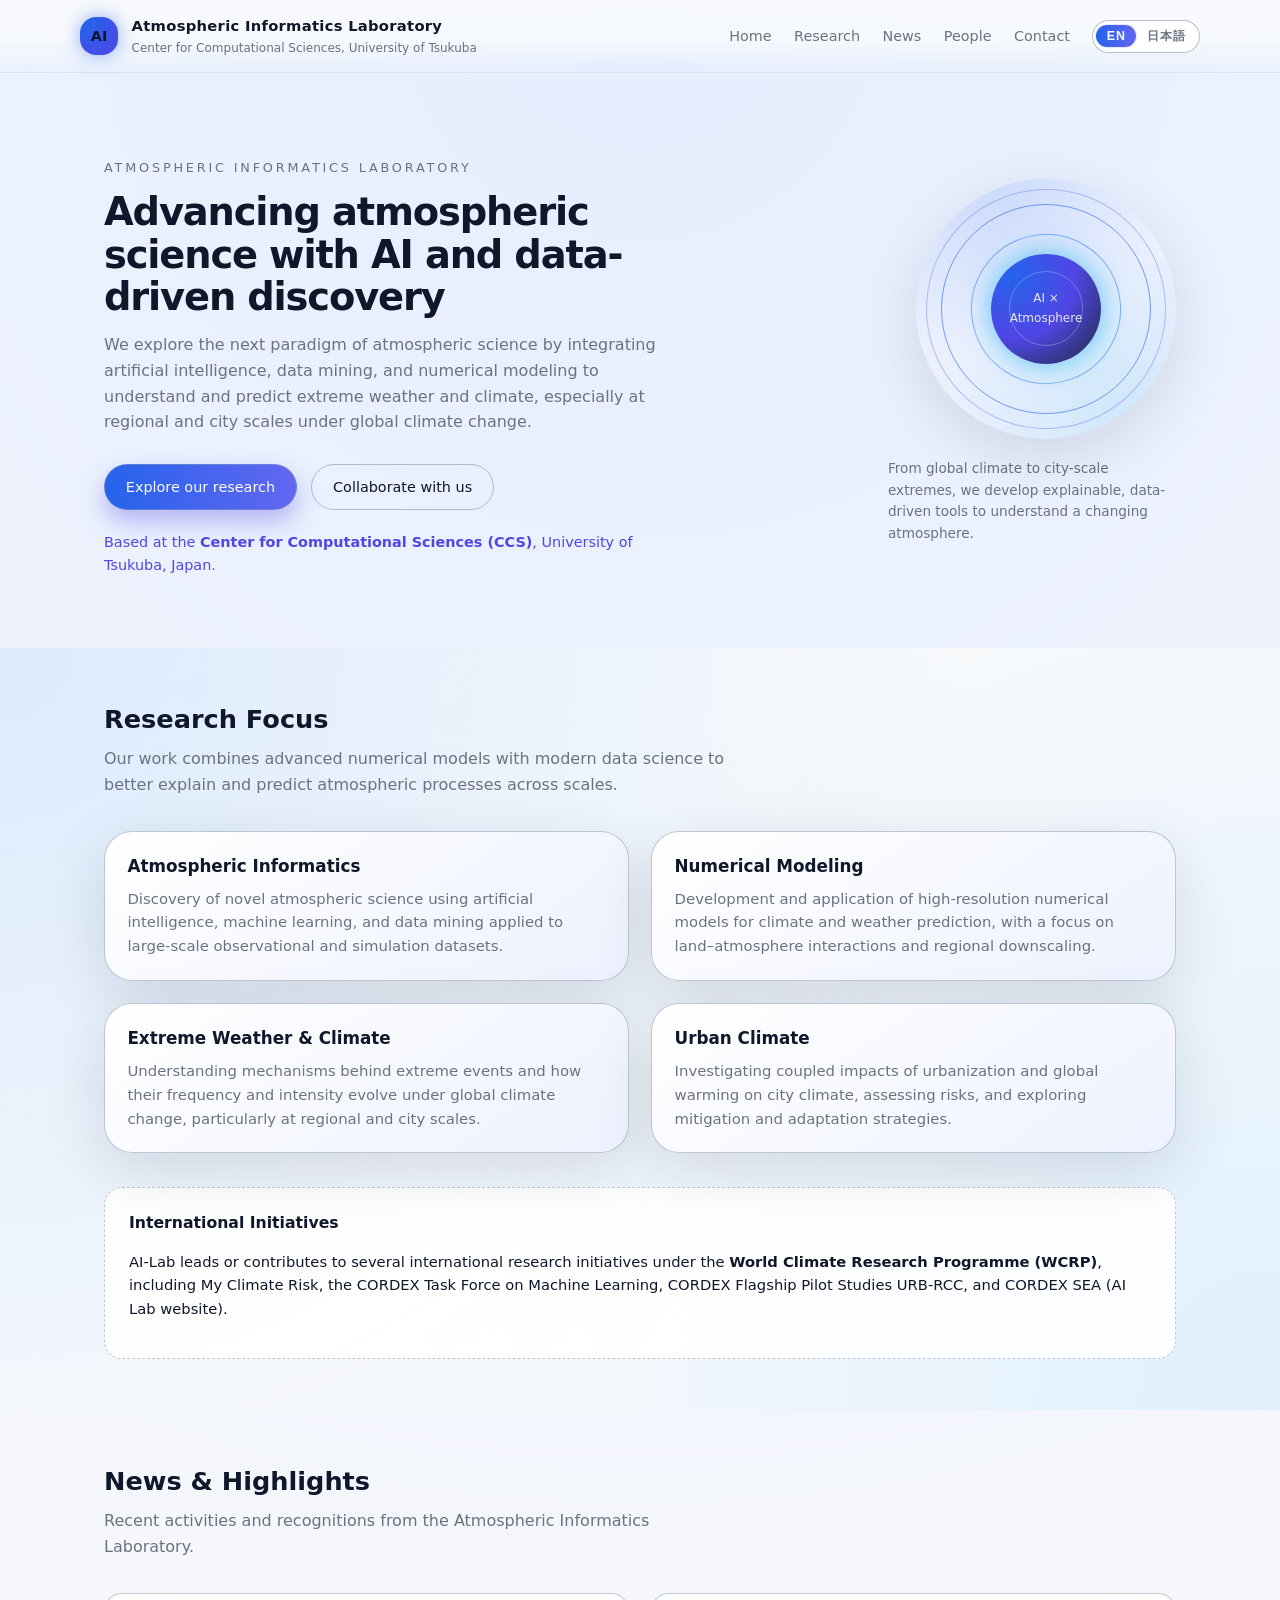
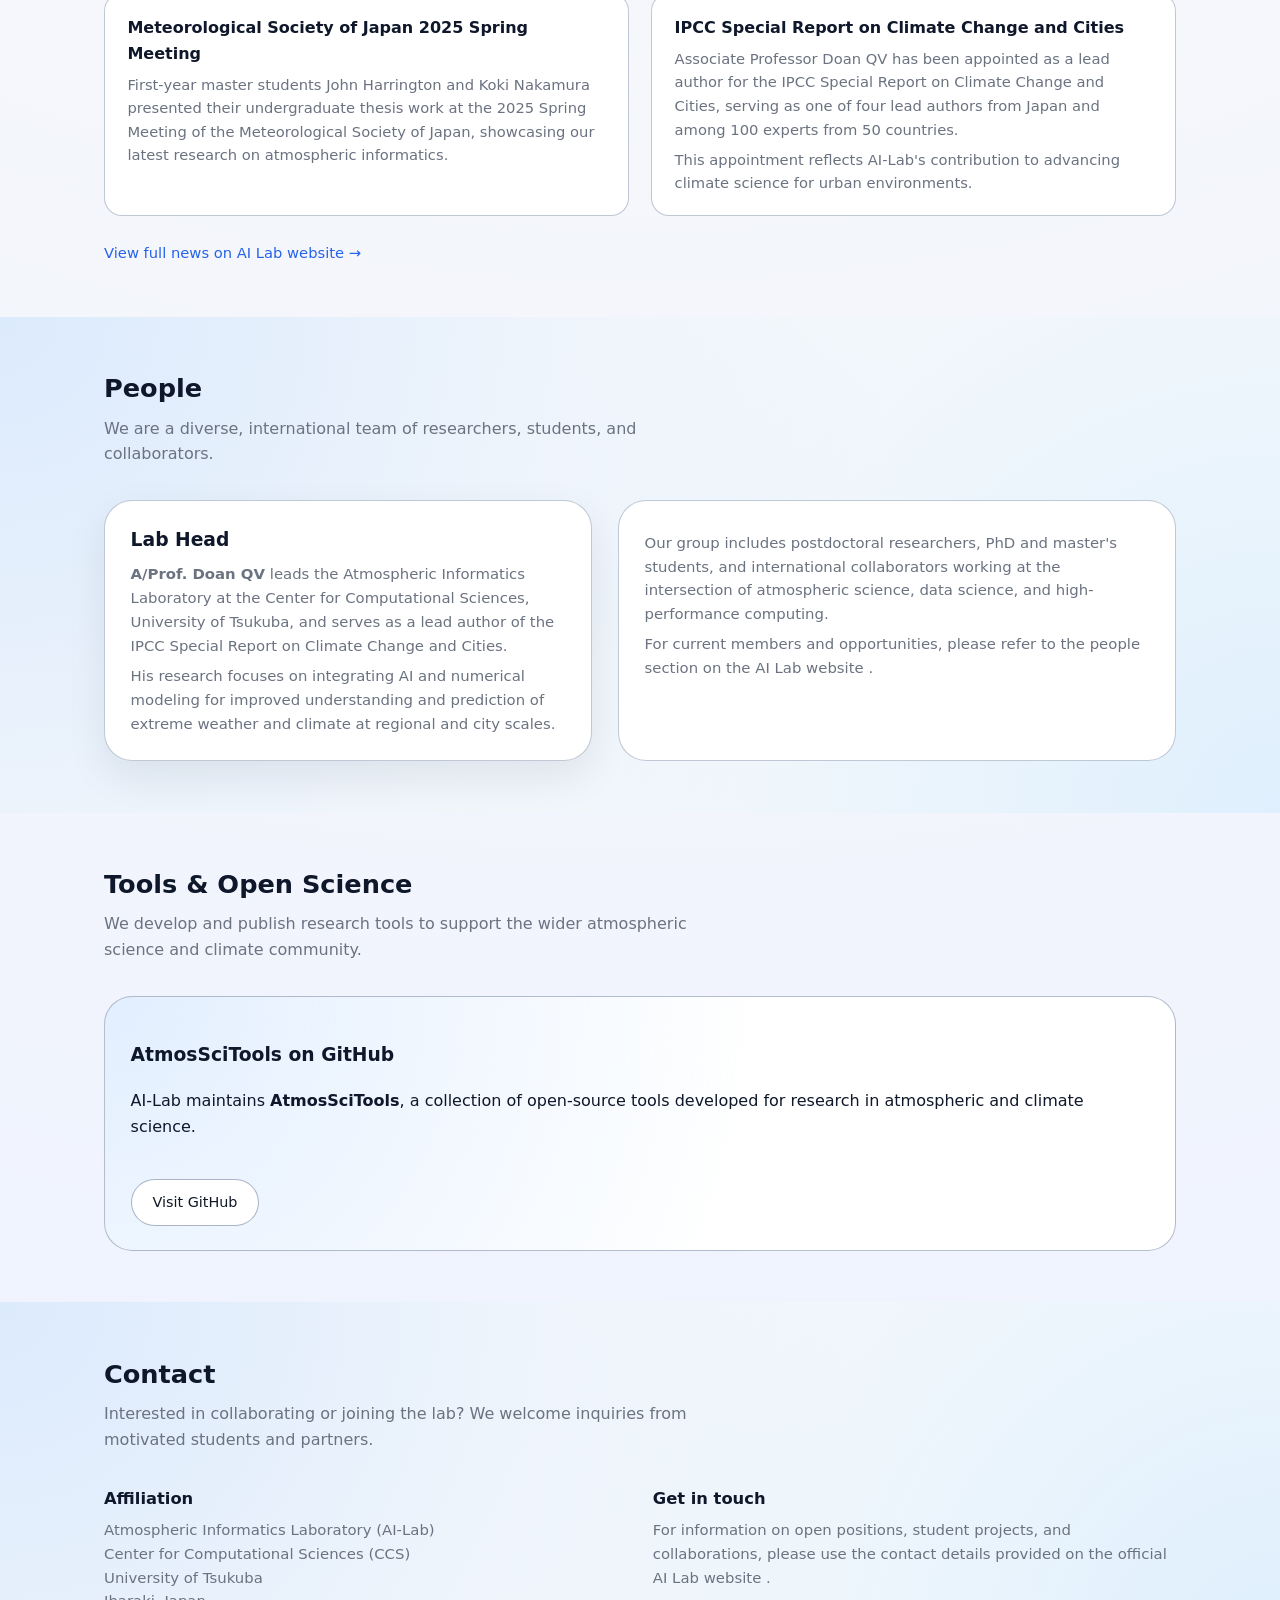
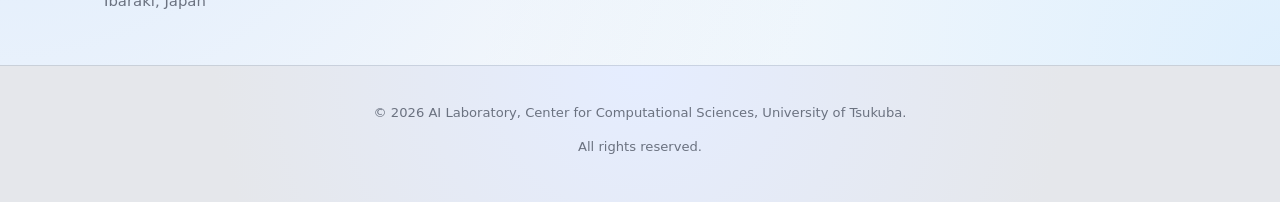
<file: homepage/index.html>
<!DOCTYPE html>
<html lang="en" data-lang="en">
  <head>
    <meta charset="UTF-8" />
    <meta name="viewport" content="width=device-width, initial-scale=1" />
    <title>Atmospheric Informatics Laboratory | AI Lab</title>
    <meta
      name="description"
      content="Atmospheric Informatics Laboratory (AI-Lab) at the Center for Computational Sciences, University of Tsukuba. Research on AI for atmospheric science, numerical modeling, extreme weather and climate, and urban climate."
    />
    <link rel="stylesheet" href="styles.css" />
  </head>
  <body>
    <header class="site-header">
      <div class="container header-inner">
        <div class="logo-block">
          <div class="logo-mark">AI</div>
          <div class="logo-text">
            <span class="lab-short">Atmospheric Informatics Laboratory</span>
            <span class="lab-long">Center for Computational Sciences, University of Tsukuba</span>
          </div>
        </div>
        <nav class="site-nav" aria-label="Main Navigation">
          <button class="nav-toggle" aria-expanded="false" aria-label="Toggle navigation">
            <span></span><span></span>
          </button>
          <div class="nav-right">
            <ul class="nav-links">
              <li><a href="#home" data-i18n="nav.home-en">Home</a></li>
              <li><a href="#research" data-i18n="nav.research-en">Research</a></li>
              <li><a href="#news" data-i18n="nav.news-en">News</a></li>
              <li><a href="#people" data-i18n="nav.people-en">People</a></li>
              <li><a href="#contact" data-i18n="nav.contact-en">Contact</a></li>
            </ul>
            <div class="lang-switch" aria-label="Language switch">
              <button class="lang-btn active" data-lang-btn="en" type="button">EN</button>
              <button class="lang-btn" data-lang-btn="ja" type="button">日本語</button>
            </div>
          </div>
        </nav>
      </div>
    </header>

    <main id="home">
      <section class="hero">
        <div class="container hero-inner">
          <div class="hero-copy">
            <p class="eyebrow" data-i18n-group>
              <span data-lang="en">Atmospheric Informatics Laboratory</span>
              <span data-lang="ja">大気情報学研究室</span>
            </p>
            <h1 data-i18n-group>
              <span data-lang="en">Advancing atmospheric science with AI and data-driven discovery</span>
              <span data-lang="ja">AIとデータ駆動型アプローチで切り拓く次世代の大気科学</span>
            </h1>
            <p class="hero-subtitle" data-i18n-group>
              <span data-lang="en">
                We explore the next paradigm of atmospheric science by integrating artificial intelligence,
                data mining, and numerical modeling to understand and predict extreme weather and climate,
                especially at regional and city scales under global climate change.
              </span>
              <span data-lang="ja">
                私たちは、人工知能、データマイニング、数値モデルを融合し、極端気象・気候現象のメカニズムと予測可能性を、
                特に都市・地域スケールおよび地球温暖化の文脈の中で探究しています。
              </span>
            </p>
            <div class="hero-actions">
              <a href="#research" class="btn primary" data-i18n-group>
                <span data-lang="en">Explore our research</span>
                <span data-lang="ja">研究紹介を見る</span>
              </a>
              <a href="#contact" class="btn ghost" data-i18n-group>
                <span data-lang="en">Collaborate with us</span>
                <span data-lang="ja">共同研究・参加について</span>
              </a>
            </div>
            <p class="hero-affiliation" data-i18n-group>
              <span data-lang="en">
                Based at the <strong>Center for Computational Sciences (CCS)</strong>, University of Tsukuba, Japan.
              </span>
              <span data-lang="ja">
                日本・筑波大学 <strong>計算科学研究センター（CCS）</strong> に拠点を置く研究室です。
              </span>
            </p>
          </div>
          <div class="hero-visual">
            <div class="orbital">
              <div class="orbital-ring ring-1"></div>
              <div class="orbital-ring ring-2"></div>
              <div class="orbital-ring ring-3"></div>
              <div class="orbital-core">
                <span data-i18n-group>
                  <span data-lang="en">AI × Atmosphere</span>
                  <span data-lang="ja">AI × 大気</span>
                </span>
              </div>
            </div>
            <p class="hero-caption" data-i18n-group>
              <span data-lang="en">
                From global climate to city-scale extremes, we develop explainable, data-driven tools to understand a changing atmosphere.
              </span>
              <span data-lang="ja">
                地球規模の気候から都市スケールの極端現象まで、変動する大気システムを理解するための説明可能なデータ駆動型ツールを開発しています。
              </span>
            </p>
          </div>
        </div>
      </section>

      <section id="research" class="section section-alt">
        <div class="container">
          <header class="section-header" data-i18n-group>
            <h2>
              <span data-lang="en">Research Focus</span>
              <span data-lang="ja">研究分野</span>
            </h2>
            <p>
              <span data-lang="en">
                Our work combines advanced numerical models with modern data science to better explain and predict
                atmospheric processes across scales.
              </span>
              <span data-lang="ja">
                先端的な数値モデルとデータサイエンスを統合し、多様な時間・空間スケールにおける大気プロセスの理解と予測高度化に取り組んでいます。
              </span>
            </p>
          </header>

          <div class="cards-grid">
            <article class="card" data-i18n-group>
              <h3>
                <span data-lang="en">Atmospheric Informatics</span>
                <span data-lang="ja">大気インフォマティクス</span>
              </h3>
              <p>
                <span data-lang="en">
                  Discovery of novel atmospheric science using artificial intelligence, machine learning, and data
                  mining applied to large-scale observational and simulation datasets.
                </span>
                <span data-lang="ja">
                  観測・シミュレーションなどの大規模データに対し、AI・機械学習・データマイニングを適用することで、
                  新たな大気科学の知見を創出します。
                </span>
              </p>
            </article>

            <article class="card" data-i18n-group>
              <h3>
                <span data-lang="en">Numerical Modeling</span>
                <span data-lang="ja">数値モデリング</span>
              </h3>
              <p>
                <span data-lang="en">
                  Development and application of high-resolution numerical models for climate and weather prediction,
                  with a focus on land–atmosphere interactions and regional downscaling.
                </span>
                <span data-lang="ja">
                  気候・気象予測のための高解像度数値モデルを開発・応用し、とくに陸面と大気の相互作用や地域ダウンスケーリングに焦点を当てます。
                </span>
              </p>
            </article>

            <article class="card" data-i18n-group>
              <h3>
                <span data-lang="en">Extreme Weather &amp; Climate</span>
                <span data-lang="ja">極端気象・気候</span>
              </h3>
              <p>
                <span data-lang="en">
                  Understanding mechanisms behind extreme events and how their frequency and intensity evolve under
                  global climate change, particularly at regional and city scales.
                </span>
                <span data-lang="ja">
                  極端気象・気候現象の発生メカニズムと、地球温暖化の進行に伴う頻度・強度の変化を、地域・都市スケールに焦点を当てて解析します。
                </span>
              </p>
            </article>

            <article class="card" data-i18n-group>
              <h3>
                <span data-lang="en">Urban Climate</span>
                <span data-lang="ja">都市気候</span>
              </h3>
              <p>
                <span data-lang="en">
                  Investigating coupled impacts of urbanization and global warming on city climate, assessing risks,
                  and exploring mitigation and adaptation strategies.
                </span>
                <span data-lang="ja">
                  都市化と地球温暖化が都市気候に及ぼす複合影響を評価し、都市の気候リスクと緩和・適応策を検討します。
                </span>
              </p>
            </article>
          </div>

          <div class="affiliations" data-i18n-group>
            <h4>
              <span data-lang="en">International Initiatives</span>
              <span data-lang="ja">国際的な研究イニシアティブ</span>
            </h4>
            <p>
              <span data-lang="en">
                AI-Lab leads or contributes to several international research initiatives under the
                <strong>World Climate Research Programme (WCRP)</strong>, including My Climate Risk, the CORDEX Task Force
                on Machine Learning, CORDEX Flagship Pilot Studies URB-RCC, and CORDEX SEA
                (<a href="https://sites.google.com/view/atmos-info-lab/home" target="_blank" rel="noreferrer">AI Lab website</a>).
              </span>
              <span data-lang="ja">
                本研究室は、<strong>世界気候研究計画（WCRP）</strong> の My Climate Risk、CORDEX Machine Learning Task Force、
                CORDEX Flagship Pilot Studies URB-RCC、CORDEX SEA など、複数の国際研究プロジェクトを主導・参画しています
                （詳細は <a href="https://sites.google.com/view/atmos-info-lab/home" target="_blank" rel="noreferrer">AI Lab 公式サイト</a> をご覧ください）。
              </span>
            </p>
          </div>
        </div>
      </section>

      <section id="news" class="section">
        <div class="container">
          <header class="section-header" data-i18n-group>
            <h2>
              <span data-lang="en">News &amp; Highlights</span>
              <span data-lang="ja">ニュース・活動報告</span>
            </h2>
            <p>
              <span data-lang="en">Recent activities and recognitions from the Atmospheric Informatics Laboratory.</span>
              <span data-lang="ja">大気情報学研究室における最近の活動や受賞等のトピックスをご紹介します。</span>
            </p>
          </header>
          <div class="news-grid">
            <article class="news-item" data-i18n-group>
              <h3>
                <span data-lang="en">Meteorological Society of Japan 2025 Spring Meeting</span>
                <span data-lang="ja">日本気象学会 2025 年春季大会</span>
              </h3>
              <p>
                <span data-lang="en">
                  First-year master students John Harrington and Koki Nakamura presented their undergraduate thesis work
                  at the 2025 Spring Meeting of the Meteorological Society of Japan, showcasing our latest research on
                  atmospheric informatics.
                </span>
                <span data-lang="ja">
                  修士 1 年の John Harrington 氏および中村康輝氏が、日本気象学会 2025 年春季大会において学部卒業研究の成果を発表しました。
                  大気インフォマティクスに関する最新の研究成果を報告しました。
                </span>
              </p>
            </article>
            <article class="news-item" data-i18n-group>
              <h3>
                <span data-lang="en">IPCC Special Report on Climate Change and Cities</span>
                <span data-lang="ja">IPCC 特別報告書「気候変動と都市」</span>
              </h3>
              <p>
                <span data-lang="en">
                  Associate Professor Doan QV has been appointed as a lead author for the IPCC Special Report on Climate
                  Change and Cities, serving as one of four lead authors from Japan and among 100 experts from 50
                  countries.
                </span>
                <span data-lang="ja">
                  Doan 准教授が、IPCC 特別報告書「気候変動と都市」のリードオーサーに選出されました。
                  日本から 4 名、世界 50 か国から約 100 名の専門家の一人として執筆に参加します。
                </span>
              </p>
              <p class="news-meta" data-i18n-group>
                <span data-lang="en">
                  This appointment reflects AI-Lab's contribution to advancing climate science for urban environments.
                </span>
                <span data-lang="ja">
                  本選任は、都市環境における気候科学の発展に対する当研究室の貢献が国際的に評価されたものです。
                </span>
              </p>
            </article>
          </div>
          <div class="cta-row" data-i18n-group>
            <a class="text-link" href="https://sites.google.com/view/atmos-info-lab/home" target="_blank" rel="noreferrer">
              <span data-lang="en">View full news on AI Lab website →</span>
              <span data-lang="ja">詳細は AI Lab 公式サイトのニュース欄へ →</span>
            </a>
          </div>
        </div>
      </section>

      <section id="people" class="section section-alt">
        <div class="container">
          <header class="section-header" data-i18n-group>
            <h2>
              <span data-lang="en">People</span>
              <span data-lang="ja">メンバー</span>
            </h2>
            <p>
              <span data-lang="en">
                We are a diverse, international team of researchers, students, and collaborators.
              </span>
              <span data-lang="ja">
                研究者、大学院生、学部生、国内外の共同研究者から成る、多様で国際的なチームです。
              </span>
            </p>
          </header>
          <div class="people-layout">
            <div class="people-highlight" data-i18n-group>
              <h3>
                <span data-lang="en">Lab Head</span>
                <span data-lang="ja">研究代表者</span>
              </h3>
              <p>
                <span data-lang="en">
                  <strong>A/Prof. Doan QV</strong> leads the Atmospheric Informatics Laboratory at the Center for
                  Computational Sciences, University of Tsukuba, and serves as a lead author of the
                  IPCC Special Report on Climate Change and Cities.
                </span>
                <span data-lang="ja">
                  <strong>Doan QV 准教授</strong> は、筑波大学計算科学研究センター・大気情報学研究室を主宰し、
                  IPCC 特別報告書「気候変動と都市」のリードオーサーを務めています。
                </span>
              </p>
              <p>
                <span data-lang="en">
                  His research focuses on integrating AI and numerical modeling for improved understanding and prediction
                  of extreme weather and climate at regional and city scales.
                </span>
                <span data-lang="ja">
                  とくに都市・地域スケールにおける極端気象・気候現象の理解と予測高度化を目指し、
                  AI と数値モデルの統合に取り組んでいます。
                </span>
              </p>
            </div>
            <div class="people-note" data-i18n-group>
              <p>
                <span data-lang="en">
                  Our group includes postdoctoral researchers, PhD and master's students, and international collaborators
                  working at the intersection of atmospheric science, data science, and high-performance computing.
                </span>
                <span data-lang="ja">
                  大気科学・データサイエンス・高性能計算の交差領域で、ポスドク、博士・修士課程学生、学外共同研究者が協働しながら研究を進めています。
                </span>
              </p>
              <p>
                <span data-lang="en">
                  For current members and opportunities, please refer to the people section on the
                  <a href="https://sites.google.com/view/atmos-info-lab/home" target="_blank" rel="noreferrer">
                    AI Lab website
                  </a>.
                </span>
                <span data-lang="ja">
                  現在のメンバー構成や募集情報については、
                  <a href="https://sites.google.com/view/atmos-info-lab/home" target="_blank" rel="noreferrer">
                    AI Lab 公式サイト
                  </a>
                  のメンバー・募集ページをご覧ください。
                </span>
              </p>
            </div>
          </div>
        </div>
      </section>

      <section class="section">
        <div class="container">
          <header class="section-header" data-i18n-group>
            <h2>
              <span data-lang="en">Tools &amp; Open Science</span>
              <span data-lang="ja">研究ツールとオープンサイエンス</span>
            </h2>
            <p>
              <span data-lang="en">
                We develop and publish research tools to support the wider atmospheric science and climate community.
              </span>
              <span data-lang="ja">
                大気・気候研究コミュニティ全体を支えることを目的として、研究ツールの開発と公開にも積極的に取り組んでいます。
              </span>
            </p>
          </header>
          <div class="tools-panel" data-i18n-group>
            <div>
              <h3>
                <span data-lang="en">AtmosSciTools on GitHub</span>
                <span data-lang="ja">GitHub 上の AtmosSciTools</span>
              </h3>
              <p>
                <span data-lang="en">
                  AI-Lab maintains <strong>AtmosSciTools</strong>, a collection of open-source tools developed for research
                  in atmospheric and climate science.
                </span>
                <span data-lang="ja">
                  大気・気候科学の研究のために開発したオープンソースツール群
                  <strong>AtmosSciTools</strong> を GitHub 上で公開・維持しています。
                </span>
              </p>
            </div>
            <a
              class="btn secondary"
              href="https://github.com/AtmosSciTools"
              target="_blank"
              rel="noreferrer"
              data-i18n-group
            >
              <span data-lang="en">Visit GitHub</span>
              <span data-lang="ja">GitHub ページへ</span>
            </a>
          </div>
        </div>
      </section>

      <section id="contact" class="section section-alt">
        <div class="container">
          <header class="section-header" data-i18n-group>
            <h2>
              <span data-lang="en">Contact</span>
              <span data-lang="ja">お問い合わせ</span>
            </h2>
            <p>
              <span data-lang="en">
                Interested in collaborating or joining the lab? We welcome inquiries from motivated students and partners.
              </span>
              <span data-lang="ja">
                共同研究や学生としての参加に関心のある方からのご連絡を歓迎します。
              </span>
            </p>
          </header>
          <div class="contact-grid">
            <div data-i18n-group>
              <h3>
                <span data-lang="en">Affiliation</span>
                <span data-lang="ja">所属</span>
              </h3>
              <p>
                <span data-lang="en">
                  Atmospheric Informatics Laboratory (AI-Lab)<br />
                  Center for Computational Sciences (CCS)<br />
                  University of Tsukuba<br />
                  Ibaraki, Japan
                </span>
                <span data-lang="ja">
                  大気情報学研究室（AI-Lab）<br />
                  筑波大学 計算科学研究センター（CCS）<br />
                  茨城県つくば市
                </span>
              </p>
            </div>
            <div data-i18n-group>
              <h3>
                <span data-lang="en">Get in touch</span>
                <span data-lang="ja">連絡方法</span>
              </h3>
              <p>
                <span data-lang="en">
                  For information on open positions, student projects, and collaborations, please use the contact details
                  provided on the
                  <a href="https://sites.google.com/view/atmos-info-lab/home" target="_blank" rel="noreferrer">
                    official AI Lab website
                  </a>.
                </span>
                <span data-lang="ja">
                  募集情報、学生プロジェクト、共同研究等の詳細は、
                  <a href="https://sites.google.com/view/atmos-info-lab/home" target="_blank" rel="noreferrer">
                    AI Lab 公式サイト
                  </a>
                  の「Contact」ページをご覧ください。
                </span>
              </p>
            </div>
          </div>
        </div>
      </section>
    </main>

    <footer class="site-footer">
      <div class="container footer-inner">
        <p>© <span id="year"></span> AI Laboratory, Center for Computational Sciences, University of Tsukuba.</p>
        <p class="footer-note">All rights reserved.</p>
      </div>
    </footer>

    <script>
      const navToggle = document.querySelector(".nav-toggle");
      const navLinks = document.querySelector(".nav-links");
      const htmlEl = document.documentElement;
      const langButtons = document.querySelectorAll(".lang-btn");

      if (navToggle && navLinks) {
        navToggle.addEventListener("click", () => {
          const isOpen = navToggle.getAttribute("aria-expanded") === "true";
          navToggle.setAttribute("aria-expanded", String(!isOpen));
          navLinks.classList.toggle("nav-open");
        });
      }

      function updateLanguage(lang) {
        htmlEl.setAttribute("data-lang", lang);
        langButtons.forEach((btn) => {
          btn.classList.toggle("active", btn.getAttribute("data-lang-btn") === lang);
        });

        const groups = document.querySelectorAll("[data-i18n-group]");
        groups.forEach((group) => {
          const spans = group.querySelectorAll("[data-lang]");
          spans.forEach((span) => {
            span.style.display = span.getAttribute("data-lang") === lang ? "" : "none";
          });
        });

        const navItems = document.querySelectorAll("[data-i18n]");
        navItems.forEach((item) => {
          const key = item.getAttribute("data-i18n");
          if (!key) return;
          if (key.endsWith("-en")) {
            const base = key.replace("-en", "");
            const targetKey = `${base}-${lang}`;
            const enLabel = item.textContent?.trim();
            const jaMap = {
              "nav.home-en": "ホーム",
              "nav.research-en": "研究",
              "nav.news-en": "ニュース",
              "nav.people-en": "メンバー",
              "nav.contact-en": "お問い合わせ",
            };
            if (lang === "ja" && jaMap[key]) {
              item.textContent = jaMap[key];
            } else if (lang === "en" && enLabel) {
              item.textContent = enLabel;
            }
          }
        });
      }

      langButtons.forEach((btn) => {
        btn.addEventListener("click", () => {
          const lang = btn.getAttribute("data-lang-btn");
          if (lang) updateLanguage(lang);
        });
      });

      updateLanguage("en");

      const yearSpan = document.getElementById("year");
      if (yearSpan) {
        yearSpan.textContent = new Date().getFullYear();
      }
    </script>
  </body>
</html>
</file>
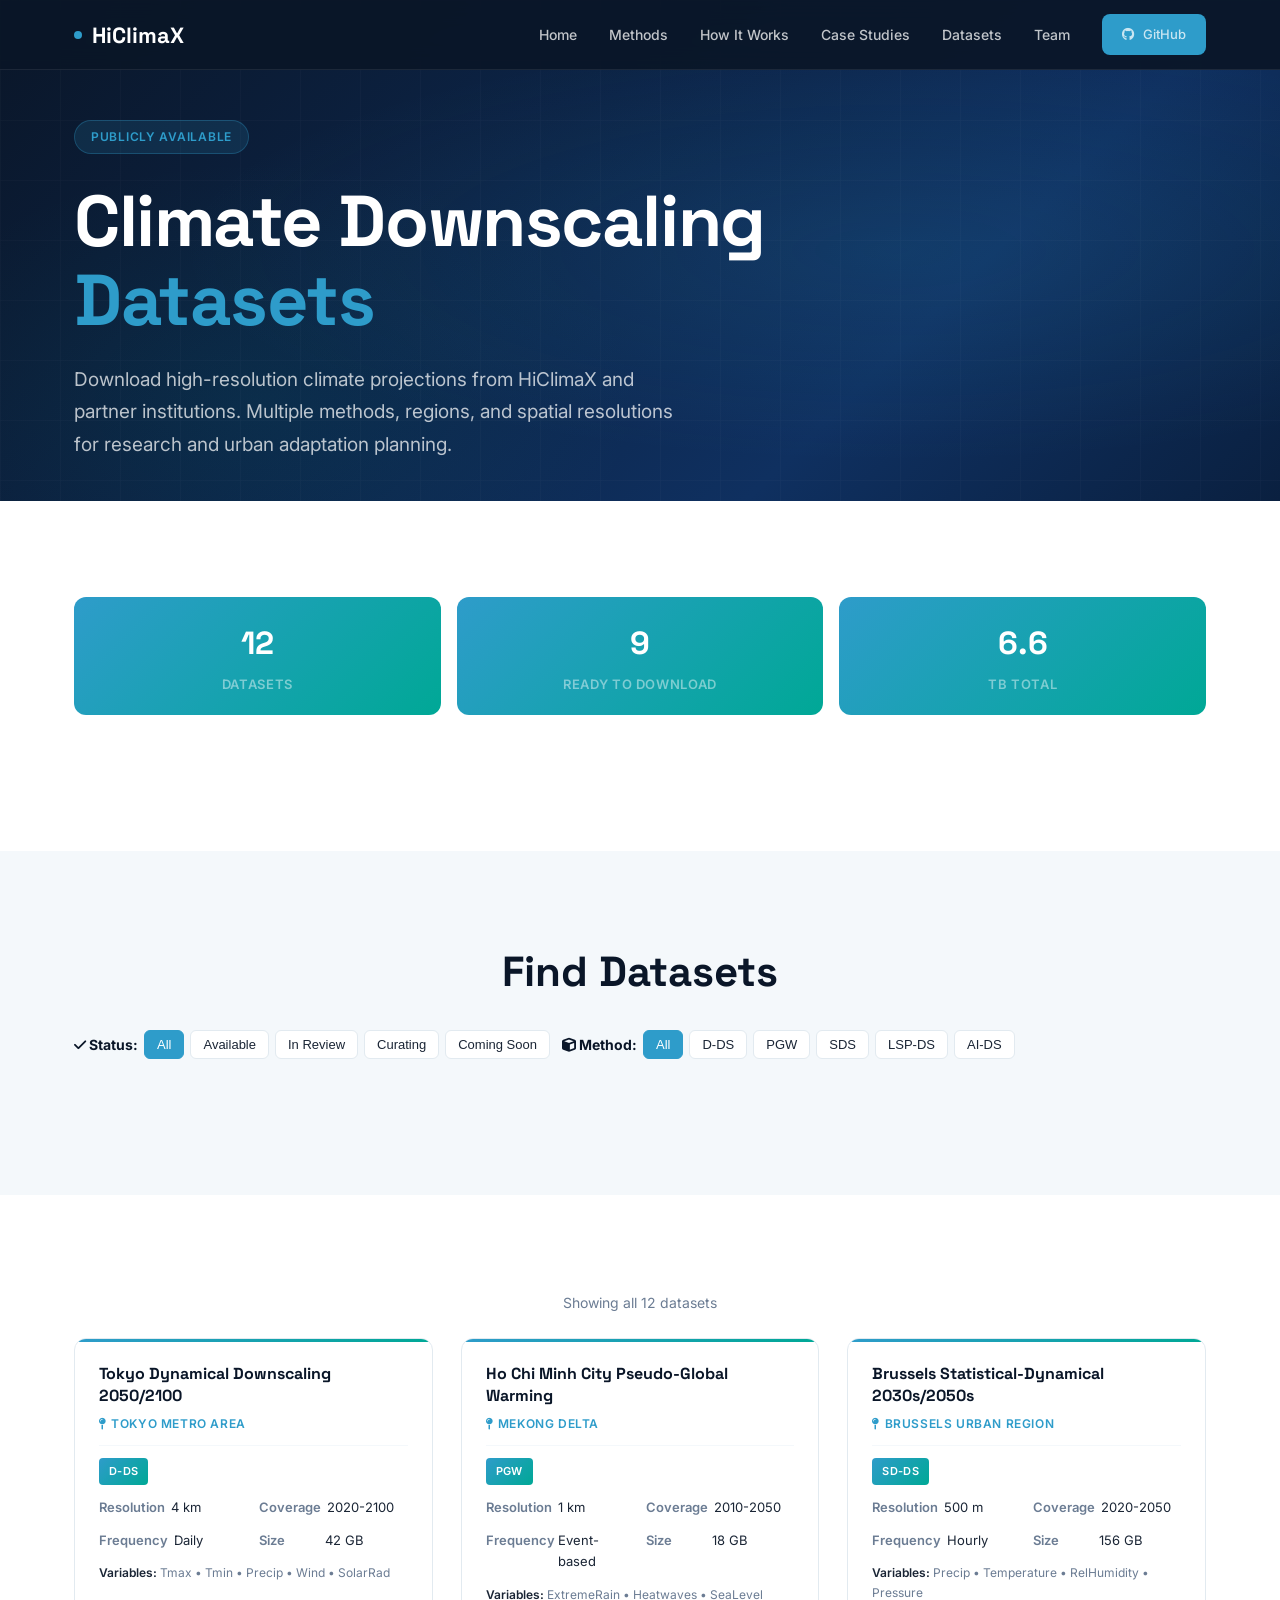
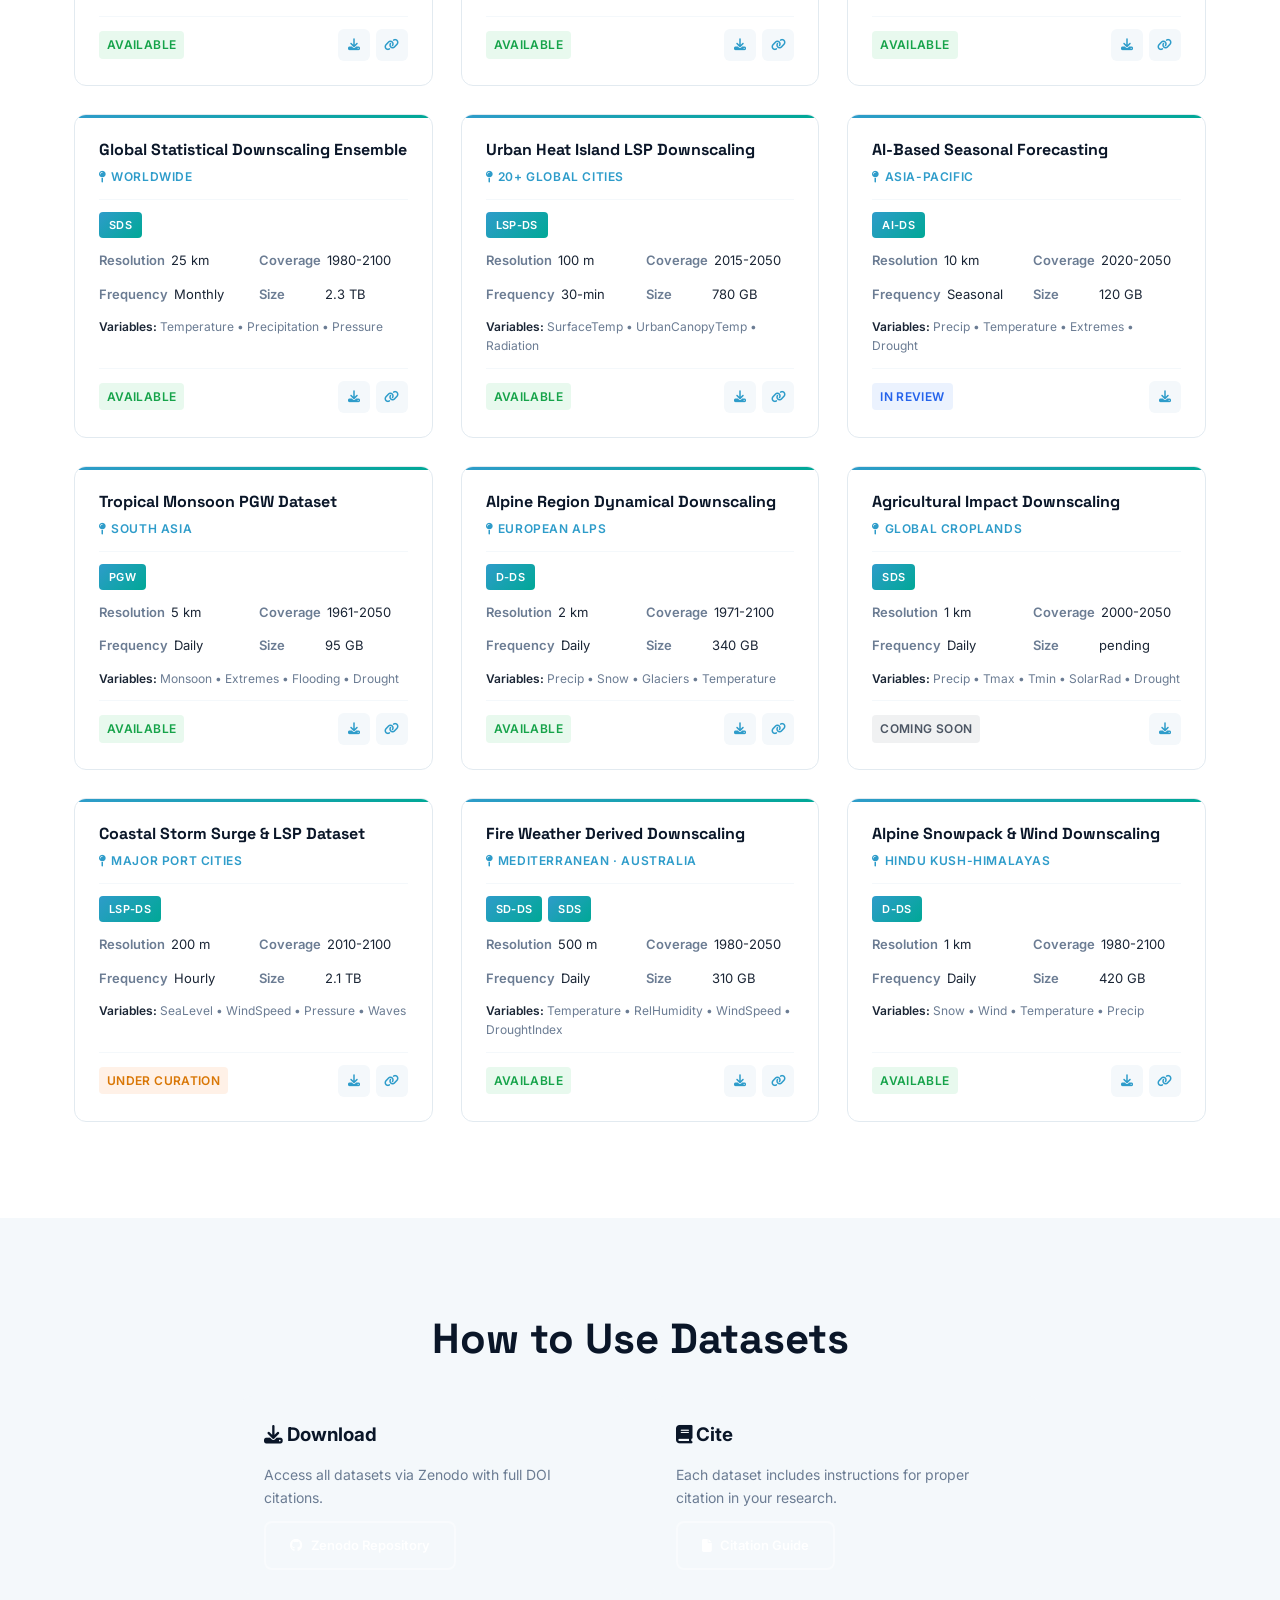
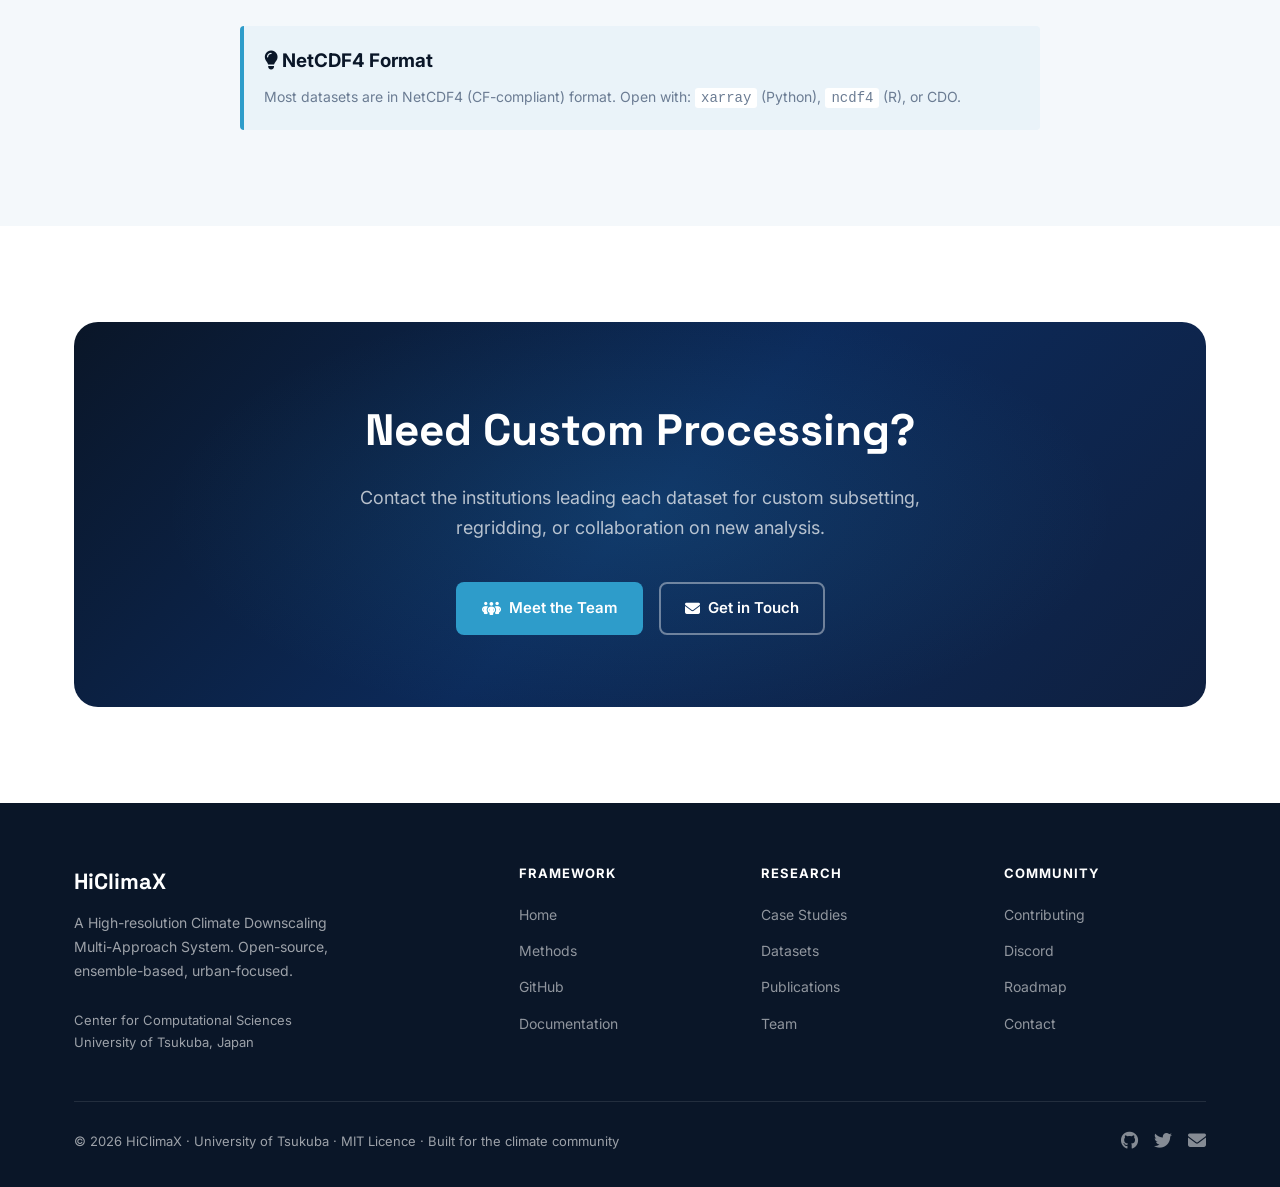
<file: datasets.html>
<!DOCTYPE html>
<html lang="en">
<head>
  <meta charset="UTF-8" />
  <meta name="viewport" content="width=device-width, initial-scale=1.0" />
  <title>Datasets — HiClimaX</title>
  <meta name="description" content="Download HiClimaX climate downscaling datasets for research and urban adaptation." />
  <link rel="preconnect" href="https://fonts.googleapis.com" />
  <link href="https://fonts.googleapis.com/css2?family=Inter:wght@300;400;500;600;700;800&family=Space+Grotesk:wght@400;600;700&family=JetBrains+Mono:wght@400;500&display=swap" rel="stylesheet" />
  <link rel="stylesheet" href="https://cdnjs.cloudflare.com/ajax/libs/font-awesome/6.5.0/css/all.min.css" />
  <link rel="stylesheet" href="styles.css" />
  <style>
    /* ─── DATASET CARD ─────────────────────────────────────────── */
    .dataset-card {
      background: var(--white);
      border: 1px solid var(--border);
      border-radius: var(--radius);
      padding: 24px;
      transition: all .3s ease;
      position: relative;
      overflow: hidden;
      display: flex;
      flex-direction: column;
    }
    .dataset-card::before {
      content: '';
      position: absolute;
      top: 0;
      left: 0;
      right: 0;
      width: 100%;
      height: 3px;
      background: linear-gradient(90deg, var(--sky), var(--teal));
    }
    .dataset-card:hover {
      transform: translateY(-4px);
      box-shadow: var(--shadow-lg);
      border-color: var(--sky);
    }
    .dataset-header {
      margin-bottom: 12px;
      padding-bottom: 12px;
      border-bottom: 1px solid var(--light);
    }
    .dataset-name {
      font-family: 'Space Grotesk', sans-serif;
      font-size: 16px;
      font-weight: 700;
      color: var(--navy);
      margin-bottom: 6px;
      line-height: 1.4;
    }
    .dataset-domain {
      font-size: 12px;
      font-weight: 600;
      color: var(--sky);
      text-transform: uppercase;
      letter-spacing: .05em;
    }
    .dataset-meta {
      display: grid;
      grid-template-columns: 1fr 1fr;
      gap: 12px;
      margin-bottom: 12px;
      font-size: 13px;
    }
    .dataset-meta-item {
      display: flex;
      align-items: flex-start;
      gap: 6px;
    }
    .dataset-meta-label {
      font-weight: 600;
      color: var(--muted);
      min-width: 60px;
    }
    .dataset-meta-value {
      color: var(--text);
    }
    .dataset-methods {
      display: flex;
      flex-wrap: wrap;
      gap: 6px;
      margin-bottom: 12px;
    }
    .method-badge {
      background: linear-gradient(135deg, var(--sky), var(--teal));
      color: var(--white);
      padding: 4px 10px;
      border-radius: 4px;
      font-size: 11px;
      font-weight: 600;
      text-transform: uppercase;
      letter-spacing: .03em;
    }
    .dataset-variables {
      font-size: 12px;
      color: var(--muted);
      margin-bottom: 12px;
      line-height: 1.6;
      flex-grow: 1;
    }
    .dataset-variables strong {
      color: var(--text);
      font-weight: 600;
    }
    .dataset-footer {
      display: flex;
      justify-content: space-between;
      align-items: center;
      border-top: 1px solid var(--light);
      padding-top: 12px;
      margin-top: auto;
    }
    .dataset-status {
      font-size: 12px;
      font-weight: 600;
      padding: 4px 8px;
      border-radius: 4px;
      text-transform: uppercase;
      letter-spacing: .03em;
    }
    .status-available {
      background: rgba(34, 197, 94, 0.1);
      color: #16a34a;
    }
    .status-review {
      background: rgba(59, 130, 246, 0.1);
      color: #2563eb;
    }
    .status-curation {
      background: rgba(249, 115, 22, 0.1);
      color: #d97706;
    }
    .status-coming {
      background: rgba(107, 114, 128, 0.1);
      color: #4b5563;
    }
    .dataset-actions {
      display: flex;
      gap: 6px;
    }
    .dataset-actions a {
      display: inline-flex;
      align-items: center;
      justify-content: center;
      width: 32px;
      height: 32px;
      background: var(--light);
      border-radius: 6px;
      color: var(--sky);
      transition: all .2s ease;
      font-size: 12px;
    }
    .dataset-actions a:hover {
      background: var(--sky);
      color: var(--white);
    }

    /* ─── FILTERS ──────────────────────────────────────────────── */
    .filters {
      display: flex;
      gap: 12px;
      margin-bottom: 40px;
      flex-wrap: wrap;
      align-items: center;
    }
    .filter-group {
      display: flex;
      gap: 6px;
      flex-wrap: wrap;
    }
    .filter-label {
      font-weight: 700;
      color: var(--navy);
      font-size: 14px;
      align-self: center;
    }
    .filter-btn {
      padding: 6px 12px;
      border: 1px solid var(--border);
      background: var(--white);
      border-radius: 6px;
      cursor: pointer;
      font-size: 13px;
      font-weight: 500;
      color: var(--text);
      transition: all .2s ease;
    }
    .filter-btn:hover,
    .filter-btn.active {
      background: var(--sky);
      color: var(--white);
      border-color: var(--sky);
    }

    /* ─── STATS ────────────────────────────────────────────────── */
    .stats-grid {
      display: grid;
      grid-template-columns: repeat(auto-fit, minmax(180px, 1fr));
      gap: 16px;
      margin-bottom: 40px;
    }
    .stat-card {
      background: linear-gradient(135deg, var(--sky), var(--teal));
      color: var(--white);
      padding: 20px;
      border-radius: var(--radius);
      text-align: center;
    }
    .stat-number {
      font-family: 'Space Grotesk', sans-serif;
      font-size: 32px;
      font-weight: 700;
      margin-bottom: 4px;
    }
    .stat-label {
      font-size: 13px;
      font-weight: 600;
      opacity: .9;
      text-transform: uppercase;
      letter-spacing: .05em;
    }

    @media (max-width: 900px) {
      .dataset-meta {
        grid-template-columns: 1fr;
      }
      .stats-grid {
        grid-template-columns: repeat(2, 1fr);
      }
    }
    @media (max-width: 600px) {
      .filters {
        gap: 8px;
      }
      .filter-btn {
        padding: 5px 10px;
        font-size: 12px;
      }
    }
  </style>
</head>
<body>

<!-- ── NAVBAR ────────────────────────────────────────────────────────── -->
<nav>
  <div class="inner">
    <div class="nav-logo">
      <span class="dot"></span>
      HiClimaX
    </div>
    <div class="nav-links">
      <a href="index.html">Home</a>
      <a href="index.html#methods">Methods</a>
      <a href="index.html#workflow">How It Works</a>
      <a href="index.html#cities">Case Studies</a>
      <a href="datasets.html">Datasets</a>
      <a href="team.html">Team</a>
      <a href="https://github.com/HiClimaX" class="btn btn-primary"><i class="fa-brands fa-github"></i> GitHub</a>
    </div>
  </div>
</nav>

<!-- ── HERO ──────────────────────────────────────────────────────────── -->
<section class="hero" style="min-height: 50vh; padding-top: 120px;">
  <div class="hero-grid"></div>
  <div class="container" style="width:100%">
    <div class="hero-content" style="max-width: 800px;">
      <div class="hero-eyebrow fade-up">
        <span>Publicly Available</span>
      </div>
      <h1 class="fade-up-2">
        Climate Downscaling<br><span class="accent">Datasets</span>
      </h1>
      <p class="fade-up-3">
        Download high-resolution climate projections from HiClimaX and partner institutions. Multiple methods, regions, and spatial resolutions for research and urban adaptation planning.
      </p>
    </div>
  </div>
</section>

<!-- ── STATISTICS ────────────────────────────────────────────────────── -->
<section class="section">
  <div class="container">
    <div class="stats-grid" id="stats-grid">
      <!-- Populated by JavaScript -->
    </div>
  </div>
</section>

<!-- ── FILTERS ───────────────────────────────────────────────────────── -->
<section class="section section--alt">
  <div class="container">
    <div style="text-align:center;margin-bottom:32px;">
      <h2 class="section-title">Find Datasets</h2>
    </div>
    <div class="filters">
      <div class="filter-group">
        <span class="filter-label"><i class="fa-solid fa-check"></i> Status:</span>
        <button class="filter-btn active" data-filter="status" data-value="all">All</button>
        <button class="filter-btn" data-filter="status" data-value="Available">Available</button>
        <button class="filter-btn" data-filter="status" data-value="In Review">In Review</button>
        <button class="filter-btn" data-filter="status" data-value="Under Curation">Curating</button>
        <button class="filter-btn" data-filter="status" data-value="Coming Soon">Coming Soon</button>
      </div>
      <div class="filter-group">
        <span class="filter-label"><i class="fa-solid fa-cube"></i> Method:</span>
        <button class="filter-btn active" data-filter="method" data-value="all">All</button>
        <button class="filter-btn" data-filter="method" data-value="D-DS">D-DS</button>
        <button class="filter-btn" data-filter="method" data-value="PGW">PGW</button>
        <button class="filter-btn" data-filter="method" data-value="SDS">SDS</button>
        <button class="filter-btn" data-filter="method" data-value="LSP-DS">LSP-DS</button>
        <button class="filter-btn" data-filter="method" data-value="AI-DS">AI-DS</button>
      </div>
    </div>
  </div>
</section>

<!-- ── DATASETS GRID ─────────────────────────────────────────────────── -->
<section class="section">
  <div class="container">
    <div id="dataset-count" style="text-align:center;margin-bottom:24px;color:var(--muted);font-size:14px;"></div>
    <div class="grid-3" id="datasets-grid">
      <!-- Populated by JavaScript -->
    </div>
  </div>
</section>

<!-- ── DATA USAGE ────────────────────────────────────────────────────── -->
<section class="section section--alt">
  <div class="container">
    <div style="max-width:800px;margin:0 auto;">
      <h2 class="section-title" style="text-align:center;margin-bottom:32px;">How to Use Datasets</h2>
      
      <div style="display:grid;grid-template-columns:1fr 1fr;gap:24px;margin-bottom:32px;">
        <div style="background:var(--light);padding:24px;border-radius:var(--radius);">
          <h3 style="color:var(--navy);margin-bottom:12px;"><i class="fa-solid fa-download"></i> Download</h3>
          <p style="font-size:14px;color:var(--muted);margin-bottom:12px;">Access all datasets via Zenodo with full DOI citations.</p>
          <a href="https://zenodo.org/search?q=hiclimax" class="btn btn-outline" style="font-size:13px;">
            <i class="fa-brands fa-github"></i> Zenodo Repository
          </a>
        </div>
        <div style="background:var(--light);padding:24px;border-radius:var(--radius);">
          <h3 style="color:var(--navy);margin-bottom:12px;"><i class="fa-solid fa-book"></i> Cite</h3>
          <p style="font-size:14px;color:var(--muted);margin-bottom:12px;">Each dataset includes instructions for proper citation in your research.</p>
          <a href="data/datasets/README.md" class="btn btn-outline" style="font-size:13px;">
            <i class="fa-solid fa-file"></i> Citation Guide
          </a>
        </div>
      </div>

      <div style="background:rgba(46,156,202,.05);border-left:4px solid var(--sky);padding:20px;border-radius:4px;">
        <h3 style="color:var(--navy);margin-bottom:8px;"><i class="fa-solid fa-lightbulb"></i> NetCDF4 Format</h3>
        <p style="font-size:14px;color:var(--muted);margin:0;">
          Most datasets are in NetCDF4 (CF-compliant) format. Open with: <code style="background:var(--white);padding:2px 6px;border-radius:3px;">xarray</code> (Python), <code style="background:var(--white);padding:2px 6px;border-radius:3px;">ncdf4</code> (R), or CDO.
        </p>
      </div>
    </div>
  </div>
</section>

<!-- ── CTA ───────────────────────────────────────────────────────────── -->
<section class="section">
  <div class="container">
    <div class="cta-banner">
      <h2>Need Custom Processing?</h2>
      <p>Contact the institutions leading each dataset for custom subsetting, regridding, or collaboration on new analysis.</p>
      <div class="btns">
        <a href="team.html" class="btn btn-primary"><i class="fa-solid fa-people-group"></i> Meet the Team</a>
        <a href="mailto:doan.van.gb@u.tsukuba.ac.jp" class="btn btn-outline"><i class="fa-solid fa-envelope"></i> Get in Touch</a>
      </div>
    </div>
  </div>
</section>

<!-- ── FOOTER ─────────────────────────────────────────────────────────── -->
<footer>
  <div class="container">
    <div class="footer-grid">
      <div class="footer-brand">
        <h3>HiClimaX</h3>
        <p>A High-resolution Climate Downscaling Multi-Approach System. Open-source, ensemble-based, urban-focused.</p>
        <br>
        <p style="font-size:13px;">Center for Computational Sciences<br>University of Tsukuba, Japan</p>
      </div>
      <div class="footer-col">
        <h4>Framework</h4>
        <ul>
          <li><a href="index.html">Home</a></li>
          <li><a href="index.html#methods">Methods</a></li>
          <li><a href="https://github.com/HiClimaX">GitHub</a></li>
          <li><a href="#">Documentation</a></li>
        </ul>
      </div>
      <div class="footer-col">
        <h4>Research</h4>
        <ul>
          <li><a href="index.html#cities">Case Studies</a></li>
          <li><a href="datasets.html">Datasets</a></li>
          <li><a href="#">Publications</a></li>
          <li><a href="team.html">Team</a></li>
        </ul>
      </div>
      <div class="footer-col">
        <h4>Community</h4>
        <ul>
          <li><a href="#">Contributing</a></li>
          <li><a href="#">Discord</a></li>
          <li><a href="#">Roadmap</a></li>
          <li><a href="mailto:doan.van.gb@u.tsukuba.ac.jp">Contact</a></li>
        </ul>
      </div>
    </div>
    <div class="footer-bottom">
      <p>© 2026 HiClimaX · University of Tsukuba · MIT Licence · Built for the climate community</p>
      <div class="social-links">
        <a href="https://github.com/HiClimaX"><i class="fa-brands fa-github"></i></a>
        <a href="#"><i class="fa-brands fa-twitter"></i></a>
        <a href="mailto:doan.van.gb@u.tsukuba.ac.jp"><i class="fa-solid fa-envelope"></i></a>
      </div>
    </div>
  </div>
</footer>

<script>
  // Parse CSV
  function parseCSV(text) {
    const lines = text.split('\n').filter(line => line.trim());
    if (lines.length < 2) return [];
    
    const headers = lines[0].split(',').map(h => h.trim());
    const data = [];
    
    for (let i = 1; i < lines.length; i++) {
      const values = lines[i].split(',').map(v => v.trim());
      const row = {};
      headers.forEach((header, idx) => {
        row[header] = values[idx] || '';
      });
      data.push(row);
    }
    return data;
  }

  // Load datasets
  let allDatasets = [];
  let filteredDatasets = [];
  let activeFilters = { status: 'all', method: 'all' };

  async function loadDatasets() {
    try {
      console.log('🔄 Loading datasets...');
      
      let csvData = null;
      try {
        const response = await fetch('data/datasets/datasets.csv');
        if (response.ok) {
          const text = await response.text();
          csvData = parseCSV(text);
          console.log('✅ CSV loaded:', csvData.length, 'datasets');
        }
      } catch (fetchError) {
        console.warn('⚠️ Fetch error:', fetchError.message);
      }
      
      if (!csvData || csvData.length === 0) {
        console.warn('⚠️ No CSV data, using demo');
        csvData = getDemoDatasets();
      }
      
      allDatasets = csvData;
      filteredDatasets = csvData;
      
      renderStats();
      renderDatasets();
      setupFilters();
      animateOnScroll();
      console.log('✅ Datasets page loaded!');
    } catch (error) {
      console.error('❌ Error:', error);
    }
  }

  function renderStats() {
    const stats = document.getElementById('stats-grid');
    const available = allDatasets.filter(d => d.status === 'Available').length;
    const total = allDatasets.length;
    const totalSize = allDatasets.reduce((sum, d) => {
      const match = d.size.match(/(\d+(?:\.\d+)?)\s*(GB|TB)/);
      if (match) {
        let bytes = parseFloat(match[1]);
        if (match[2] === 'TB') bytes *= 1024;
        return sum + bytes;
      }
      return sum;
    }, 0);

    stats.innerHTML = `
      <div class="stat-card fade-up">
        <div class="stat-number">${total}</div>
        <div class="stat-label">Datasets</div>
      </div>
      <div class="stat-card fade-up-2">
        <div class="stat-number">${available}</div>
        <div class="stat-label">Ready to Download</div>
      </div>
      <div class="stat-card fade-up-3">
        <div class="stat-number">${(totalSize / 1024).toFixed(1)}</div>
        <div class="stat-label">TB Total</div>
      </div>
    `;
  }

  function renderDatasets() {
    const grid = document.getElementById('datasets-grid');
    const count = document.getElementById('dataset-count');
    
    count.textContent = filteredDatasets.length === allDatasets.length 
      ? `Showing all ${allDatasets.length} datasets`
      : `${filteredDatasets.length} of ${allDatasets.length} datasets`;
    
    grid.innerHTML = filteredDatasets.map(d => `
      <div class="dataset-card fade-up">
        <div class="dataset-header">
          <div class="dataset-name">${d.name}</div>
          <div class="dataset-domain"><i class="fa-solid fa-map-pin"></i> ${d.domain}</div>
        </div>
        
        <div class="dataset-methods">
          ${d.methods.split('·').map(m => `<span class="method-badge">${m.trim()}</span>`).join('')}
        </div>
        
        <div class="dataset-meta">
          <div class="dataset-meta-item">
            <span class="dataset-meta-label">Resolution</span>
            <span class="dataset-meta-value">${d.spatial_res}</span>
          </div>
          <div class="dataset-meta-item">
            <span class="dataset-meta-label">Coverage</span>
            <span class="dataset-meta-value">${d.temporal_coverage}</span>
          </div>
          <div class="dataset-meta-item">
            <span class="dataset-meta-label">Frequency</span>
            <span class="dataset-meta-value">${d.frequency}</span>
          </div>
          <div class="dataset-meta-item">
            <span class="dataset-meta-label">Size</span>
            <span class="dataset-meta-value">${d.size}</span>
          </div>
        </div>
        
        <div class="dataset-variables">
          <strong>Variables:</strong> ${d.variables.split('·').map(v => v.trim()).join(' • ')}
        </div>
        
        <div class="dataset-footer">
          <span class="dataset-status status-${getStatusClass(d.status)}">${d.status}</span>
          <div class="dataset-actions">
            ${d.access_url ? `<a href="${d.access_url}" title="Download" target="_blank"><i class="fa-solid fa-download"></i></a>` : ''}
            ${d.doi && d.doi !== 'preprint' ? `<a href="https://doi.org/${d.doi}" title="View DOI" target="_blank"><i class="fa-solid fa-link"></i></a>` : ''}
          </div>
        </div>
      </div>
    `).join('');
    
    animateOnScroll();
  }

  function getStatusClass(status) {
    if (status === 'Available') return 'available';
    if (status === 'In Review') return 'review';
    if (status === 'Under Curation') return 'curation';
    return 'coming';
  }

  function setupFilters() {
    document.querySelectorAll('.filter-btn').forEach(btn => {
      btn.addEventListener('click', function() {
        const filterType = this.dataset.filter;
        const filterValue = this.dataset.value;
        
        // Update active state
        document.querySelectorAll(`[data-filter="${filterType}"]`).forEach(b => {
          b.classList.remove('active');
        });
        this.classList.add('active');
        
        // Update filter
        activeFilters[filterType] = filterValue;
        applyFilters();
      });
    });
  }

  function applyFilters() {
    filteredDatasets = allDatasets.filter(d => {
      const statusMatch = activeFilters.status === 'all' || d.status === activeFilters.status;
      const methodMatch = activeFilters.method === 'all' || d.methods.includes(activeFilters.method);
      return statusMatch && methodMatch;
    });
    renderDatasets();
  }

  function getDemoDatasets() {
    return [
      {
        id: 'tokyo-dd-2020-2100',
        name: 'Tokyo Dynamical Downscaling 2050/2100',
        domain: 'Tokyo metro area',
        methods: 'D-DS',
        spatial_res: '4 km',
        temporal_coverage: '2020-2100',
        variables: 'Tmax·Tmin·Precip·Wind·SolarRad',
        frequency: 'Daily',
        status: 'Available',
        doi: '10.5281/zenodo.tokyo-dd-2020',
        institution: 'Tokyo Metropolitan University',
        size: '42 GB',
        access_url: 'https://zenodo.org/datasets/tokyo-dd-2020'
      },
      {
        id: 'hcmc-pgw-extremes',
        name: 'Ho Chi Minh City Pseudo-Global Warming',
        domain: 'Mekong Delta',
        methods: 'PGW',
        spatial_res: '1 km',
        temporal_coverage: '2010-2050',
        variables: 'ExtremeRain·Heatwaves·SeaLevel',
        frequency: 'Event-based',
        status: 'Available',
        doi: '10.5281/zenodo.hcmc-pgw-ext',
        institution: 'University of Science Vietnam',
        size: '18 GB',
        access_url: 'https://zenodo.org/datasets/hcmc-pgw-extremes'
      }
    ];
  }

  // Intersection Observer for scroll animations
  function animateOnScroll() {
    const elements = document.querySelectorAll('[class*="fade-up"]');
    const observer = new IntersectionObserver((entries) => {
      entries.forEach(entry => {
        if (entry.isIntersecting) {
          entry.target.style.animation = `fadeUp .6s ease forwards`;
          observer.unobserve(entry.target);
        }
      });
    }, { threshold: 0.1 });
    
    elements.forEach((el, idx) => {
      const delay = idx * 0.1;
      el.style.opacity = '0';
      el.style.animationDelay = `${delay}s`;
      observer.observe(el);
    });
  }

  // Load on page ready
  document.addEventListener('DOMContentLoaded', loadDatasets);
</script>
</body>
</html>
</file>
<file: styles.css>
/* ─── RESET & BASE ──────────────────────────────────────────── */
*, *::before, *::after { box-sizing: border-box; margin: 0; padding: 0; }
:root {
  --navy:    #0A1628;
  --navy2:   #0F2040;
  --blue:    #1A5E9A;
  --sky:     #2E9CCA;
  --teal:    #00A896;
  --gold:    #E8A020;
  --orange:  #E06030;
  --purple:  #7B5EA7;
  --light:   #F4F8FB;
  --border:  #E2EAF0;
  --text:    #1A2535;
  --muted:   #6B7C93;
  --white:   #FFFFFF;
  --radius:  12px;
  --shadow:  0 4px 24px rgba(10,22,40,0.10);
  --shadow-lg: 0 12px 48px rgba(10,22,40,0.16);
}
html { scroll-behavior: smooth; }
body { font-family: 'Inter', sans-serif; color: var(--text); background: var(--white); line-height: 1.65; }
a { color: inherit; text-decoration: none; }
img { max-width: 100%; display: block; }

/* ─── UTILITY ───────────────────────────────────────────────── */
.container { max-width: 1180px; margin: 0 auto; padding: 0 24px; }
.section    { padding: 96px 0; }
.section--alt { background: var(--light); }
.tag {
  display: inline-block; font-size: 11px; font-weight: 600; letter-spacing: .08em;
  text-transform: uppercase; padding: 4px 12px; border-radius: 20px;
  background: rgba(46,156,202,.12); color: var(--sky); margin-bottom: 16px;
}
.section-title {
  font-family: 'Space Grotesk', sans-serif; font-size: clamp(28px, 4vw, 42px);
  font-weight: 700; line-height: 1.2; color: var(--navy); margin-bottom: 16px;
}
.section-sub { font-size: 17px; color: var(--muted); max-width: 640px; line-height: 1.7; }
.grid-2 { display: grid; grid-template-columns: 1fr 1fr; gap: 32px; }
.grid-3 { display: grid; grid-template-columns: repeat(3, 1fr); gap: 28px; }
.grid-4 { display: grid; grid-template-columns: repeat(4, 1fr); gap: 24px; }
@media (max-width: 900px) { .grid-3, .grid-4 { grid-template-columns: repeat(2,1fr); } }
@media (max-width: 600px) { .grid-2, .grid-3, .grid-4 { grid-template-columns: 1fr; } .section { padding: 60px 0; } }

/* ─── BUTTONS ───────────────────────────────────────────────── */
.btn {
  display: inline-flex; align-items: center; gap: 8px;
  padding: 12px 24px; border-radius: 8px; font-weight: 600; font-size: 15px;
  cursor: pointer; transition: all .2s ease; border: 2px solid transparent;
}
.btn-primary { background: var(--sky); color: var(--white); }
.btn-primary:hover { background: var(--blue); transform: translateY(-1px); box-shadow: 0 6px 20px rgba(46,156,202,.35); }
.btn-outline { background: transparent; color: var(--white); border-color: rgba(255,255,255,.4); }
.btn-outline:hover { background: rgba(255,255,255,.1); border-color: var(--white); }
.btn-ghost { background: transparent; color: var(--sky); border-color: var(--sky); }
.btn-ghost:hover { background: var(--sky); color: var(--white); }
.btn-dark { background: var(--navy); color: var(--white); }
.btn-dark:hover { background: var(--navy2); transform: translateY(-1px); }

/* ─── NAVBAR ────────────────────────────────────────────────── */
nav {
  position: fixed; top: 0; left: 0; right: 0; z-index: 1000;
  padding: 14px 0;
  background: rgba(10,22,40,.92); backdrop-filter: blur(12px);
  border-bottom: 1px solid rgba(255,255,255,.08);
  transition: all .3s ease;
}
nav .inner { display: flex; align-items: center; justify-content: space-between; max-width: 1180px; margin: 0 auto; padding: 0 24px; }
.nav-logo { font-family: 'Space Grotesk', sans-serif; font-size: 22px; font-weight: 700; color: var(--white); display: flex; align-items: center; gap: 10px; }
.nav-logo .dot { width: 8px; height: 8px; border-radius: 50%; background: var(--sky); display: inline-block; }
.nav-links { display: flex; gap: 32px; align-items: center; }
.nav-links a { color: rgba(255,255,255,.75); font-size: 14px; font-weight: 500; transition: color .2s; }
.nav-links a:hover { color: var(--white); }
.nav-links .btn { padding: 8px 18px; font-size: 13px; }
@media (max-width: 768px) { .nav-links { display: none; } }

/* ─── HERO ──────────────────────────────────────────────────── */
.hero {
  min-height: 100vh; display: flex; align-items: center;
  background: linear-gradient(135deg, var(--navy) 0%, #0C2447 40%, #0F3060 70%, #0A2040 100%);
  position: relative; overflow: hidden; padding-top: 80px;
}
.hero::before {
  content: ''; position: absolute; inset: 0;
  background: radial-gradient(ellipse 80% 60% at 70% 50%, rgba(46,156,202,.12) 0%, transparent 70%),
              radial-gradient(ellipse 50% 80% at 20% 80%, rgba(0,168,150,.08) 0%, transparent 60%);
}
.hero-grid { position: absolute; inset: 0; opacity: .04;
  background-image: linear-gradient(rgba(255,255,255,.5) 1px, transparent 1px),
                    linear-gradient(90deg, rgba(255,255,255,.5) 1px, transparent 1px);
  background-size: 60px 60px;
}
.hero-content { position: relative; z-index: 1; max-width: 760px; }
.hero-eyebrow {
  display: inline-flex; align-items: center; gap: 8px;
  background: rgba(46,156,202,.15); border: 1px solid rgba(46,156,202,.3);
  border-radius: 20px; padding: 6px 16px; margin-bottom: 28px;
}
.hero-eyebrow span { font-size: 12px; font-weight: 600; letter-spacing: .06em; color: var(--sky); text-transform: uppercase; }
.hero-eyebrow .pulse { width: 7px; height: 7px; border-radius: 50%; background: var(--teal); animation: pulse 2s infinite; }
@keyframes pulse { 0%,100%{opacity:1;transform:scale(1)} 50%{opacity:.5;transform:scale(1.3)} }
.hero h1 {
  font-family: 'Space Grotesk', sans-serif;
  font-size: clamp(38px, 6vw, 72px); font-weight: 800; line-height: 1.1;
  color: var(--white); margin-bottom: 24px; letter-spacing: -.02em;
}
.hero h1 .accent { color: var(--sky); }
.hero p { font-size: clamp(16px,2vw,19px); color: rgba(255,255,255,.72); line-height: 1.7; max-width: 600px; margin-bottom: 40px; }
.hero-ctas { display: flex; gap: 16px; flex-wrap: wrap; margin-bottom: 60px; }
.hero-stats { display: flex; gap: 48px; flex-wrap: wrap; }
.stat-item { display: flex; flex-direction: column; }
.stat-num { font-family: 'Space Grotesk', sans-serif; font-size: 32px; font-weight: 700; color: var(--white); }
.stat-label { font-size: 13px; color: rgba(255,255,255,.5); margin-top: 2px; }
/* Floating cards on hero */
.hero-visual { position: absolute; right: -20px; top: 50%; transform: translateY(-50%); width: 440px; z-index: 1; }
@media (max-width: 1100px) { .hero-visual { display: none; } }
.floating-card {
  background: rgba(255,255,255,.06); border: 1px solid rgba(255,255,255,.12);
  backdrop-filter: blur(12px); border-radius: 16px; padding: 20px; margin-bottom: 16px;
}
.fc-label { font-size: 11px; font-weight: 600; color: rgba(255,255,255,.4); text-transform: uppercase; letter-spacing: .08em; margin-bottom: 10px; }
.fc-row { display: flex; justify-content: space-between; align-items: center; margin-bottom: 8px; }
.fc-method { font-size: 13px; font-weight: 600; color: rgba(255,255,255,.85); }
.fc-bar-wrap { flex: 1; height: 6px; background: rgba(255,255,255,.1); border-radius: 3px; margin: 0 14px; }
.fc-bar { height: 6px; border-radius: 3px; }
.fc-val { font-family: 'JetBrains Mono', monospace; font-size: 12px; color: var(--sky); }
.ensemble-badge {
  display: inline-flex; align-items: center; gap: 6px;
  background: rgba(0,168,150,.2); border: 1px solid rgba(0,168,150,.4);
  padding: 6px 12px; border-radius: 6px; margin-top: 8px;
}
.ensemble-badge span { font-size: 12px; font-weight: 600; color: var(--teal); }

/* ─── METHOD CARDS ──────────────────────────────────────────── */
.method-card {
  background: var(--white); border: 1px solid var(--border); border-radius: var(--radius);
  padding: 28px; transition: all .3s ease; position: relative; overflow: hidden;
}
.method-card::before {
  content: ''; position: absolute; top: 0; left: 0; right: 0; height: 3px;
  border-radius: var(--radius) var(--radius) 0 0;
}
.method-card:hover { transform: translateY(-4px); box-shadow: var(--shadow-lg); }
.method-card .icon {
  width: 44px; height: 44px; border-radius: 10px; display: flex; align-items: center; justify-content: center;
  font-size: 20px; margin-bottom: 16px;
}
.method-card h3 { font-family: 'Space Grotesk', sans-serif; font-size: 17px; font-weight: 700; color: var(--navy); margin-bottom: 8px; }
.method-card p { font-size: 14px; color: var(--muted); line-height: 1.6; margin-bottom: 16px; }
.method-tag { font-size: 11px; font-weight: 600; padding: 3px 10px; border-radius: 20px; }

/* ─── WORKFLOW ──────────────────────────────────────────────── */
.workflow { display: flex; align-items: flex-start; gap: 0; }
.wf-step { flex: 1; text-align: center; position: relative; }
.wf-step:not(:last-child)::after {
  content: ''; position: absolute; top: 36px; left: calc(50% + 36px);
  width: calc(100% - 72px); height: 2px;
  background: linear-gradient(90deg, var(--sky), var(--teal));
}
.wf-num {
  width: 72px; height: 72px; border-radius: 50%; margin: 0 auto 20px;
  display: flex; align-items: center; justify-content: center;
  font-family: 'Space Grotesk', sans-serif; font-size: 26px; font-weight: 700;
  background: linear-gradient(135deg, var(--sky), var(--teal));
  color: var(--white); box-shadow: 0 6px 20px rgba(46,156,202,.3);
}
.wf-step h3 { font-size: 17px; font-weight: 700; color: var(--navy); margin-bottom: 10px; }
.wf-step p { font-size: 14px; color: var(--muted); max-width: 200px; margin: 0 auto; }
@media (max-width: 768px) {
  .workflow { flex-direction: column; gap: 32px; align-items: center; }
  .wf-step:not(:last-child)::after { display: none; }
}

/* ─── CASE STUDIES ──────────────────────────────────────────── */
.city-card {
  border-radius: var(--radius); overflow: hidden; box-shadow: var(--shadow);
  transition: transform .3s ease; cursor: default;
}
.city-card:hover { transform: translateY(-4px); box-shadow: var(--shadow-lg); }
.city-header { padding: 24px; color: var(--white); }
.city-flag { font-size: 28px; margin-bottom: 8px; }
.city-name { font-family: 'Space Grotesk', sans-serif; font-size: 22px; font-weight: 700; margin-bottom: 4px; }
.city-sub  { font-size: 13px; opacity: .75; }
.city-body { background: var(--white); padding: 20px; }
.city-stat { display: flex; justify-content: space-between; align-items: center; padding: 10px 0; border-bottom: 1px solid var(--border); }
.city-stat:last-child { border-bottom: none; }
.city-stat-label { font-size: 13px; color: var(--muted); }
.city-stat-val { font-size: 13px; font-weight: 600; font-family: 'JetBrains Mono', monospace; color: var(--navy); }

/* ─── AUDIENCE CARDS ────────────────────────────────────────── */
.audience-card {
  background: var(--white); border: 1px solid var(--border); border-radius: var(--radius);
  padding: 32px; transition: all .25s ease;
}
.audience-card:hover { border-color: var(--sky); box-shadow: 0 0 0 3px rgba(46,156,202,.1); }
.audience-icon { font-size: 32px; margin-bottom: 16px; }
.audience-card h3 { font-family: 'Space Grotesk', sans-serif; font-size: 19px; font-weight: 700; color: var(--navy); margin-bottom: 12px; }
.audience-card p { font-size: 14px; color: var(--muted); line-height: 1.65; margin-bottom: 16px; }
.audience-card ul { list-style: none; }
.audience-card li { font-size: 13px; color: var(--text); padding: 4px 0; display: flex; align-items: center; gap: 8px; }
.audience-card li::before { content: '→'; color: var(--sky); font-weight: 700; }

/* ─── ECOSYSTEM TIERS ───────────────────────────────────────── */
.tier-card {
  border-radius: var(--radius); padding: 28px; border: 2px solid transparent;
  background: var(--white); transition: all .25s ease;
}
.tier-card.featured { border-color: var(--sky); box-shadow: 0 0 0 1px var(--sky), var(--shadow-lg); }
.tier-name { font-family: 'Space Grotesk', sans-serif; font-size: 20px; font-weight: 700; margin-bottom: 6px; }
.tier-desc { font-size: 13px; color: var(--muted); margin-bottom: 20px; }
.tier-price { font-family: 'Space Grotesk', sans-serif; font-size: 28px; font-weight: 700; color: var(--navy); margin-bottom: 20px; }
.tier-price span { font-size: 14px; font-weight: 400; color: var(--muted); }
.tier-feature { display: flex; align-items: flex-start; gap: 10px; padding: 7px 0; font-size: 14px; color: var(--text); }
.tier-feature .check { color: var(--teal); font-size: 13px; margin-top: 2px; flex-shrink: 0; }
.tier-badge { display: inline-block; font-size: 10px; font-weight: 700; padding: 3px 8px; border-radius: 4px; background: var(--sky); color: var(--white); margin-bottom: 12px; text-transform: uppercase; letter-spacing: .06em; }

/* ─── ROADMAP ────────────────────────────────────────────────── */
.roadmap-line { position: relative; padding-left: 32px; }
.roadmap-line::before { content:''; position:absolute; left:0; top:0; bottom:0; width:2px; background:linear-gradient(180deg,var(--sky),var(--teal),var(--purple)); border-radius:2px; }
.roadmap-item { position:relative; margin-bottom:36px; }
.roadmap-item::before { content:''; position:absolute; left:-38px; top:4px; width:14px; height:14px; border-radius:50%; border:3px solid var(--sky); background:var(--white); }
.roadmap-item.done::before { background:var(--teal); border-color:var(--teal); }
.roadmap-phase { font-size:11px; font-weight:700; letter-spacing:.08em; text-transform:uppercase; color:var(--sky); margin-bottom:6px; }
.roadmap-title { font-family:'Space Grotesk',sans-serif; font-size:18px; font-weight:700; color:var(--navy); margin-bottom:8px; }
.roadmap-items { display:flex; flex-wrap:wrap; gap:8px; }
.roadmap-chip { font-size:12px; padding:4px 12px; border-radius:20px; background:var(--light); border:1px solid var(--border); color:var(--text); }

/* ─── CTA BANNER ────────────────────────────────────────────── */
.cta-banner {
  background: linear-gradient(135deg, var(--navy) 0%, #0C2A5A 50%, var(--navy2) 100%);
  border-radius: 24px; padding: 72px 60px; text-align: center; position: relative; overflow: hidden;
}
.cta-banner::before {
  content:''; position:absolute; inset:0;
  background: radial-gradient(ellipse 60% 80% at 50% 50%, rgba(46,156,202,.15) 0%, transparent 70%);
}
.cta-banner > * { position: relative; z-index: 1; }
.cta-banner h2 { font-family:'Space Grotesk',sans-serif; font-size:clamp(28px,4vw,44px); font-weight:800; color:var(--white); margin-bottom:16px; }
.cta-banner p { font-size:18px; color:rgba(255,255,255,.7); max-width:560px; margin:0 auto 40px; }
.cta-banner .btns { display:flex; gap:16px; justify-content:center; flex-wrap:wrap; }

/* ─── PARTNERS ──────────────────────────────────────────────── */
.partner-logo {
  height: 48px; display: flex; align-items: center; justify-content: center;
  font-family: 'Space Grotesk', sans-serif; font-weight: 700; font-size: 15px;
  color: var(--muted); border: 1px solid var(--border); border-radius: 10px; padding: 10px 20px;
  transition: all .2s ease; white-space: nowrap;
}
.partner-logo:hover { color: var(--navy); border-color: var(--sky); }

/* ─── ANNOUNCEMENT BAR ──────────────────────────────────────── */
.announce-bar {
  background: linear-gradient(90deg, var(--sky), var(--teal));
  padding: 10px 24px; text-align: center;
}
.announce-bar p { font-size: 13px; font-weight: 500; color: var(--white); }
.announce-bar a { text-decoration: underline; font-weight: 700; }

/* ─── FOOTER ────────────────────────────────────────────────── */
footer { background: var(--navy); color: rgba(255,255,255,.6); padding: 60px 0 32px; }
.footer-grid { display: grid; grid-template-columns: 2fr 1fr 1fr 1fr; gap: 40px; margin-bottom: 48px; }
@media (max-width: 768px) { .footer-grid { grid-template-columns: 1fr 1fr; } }
.footer-brand h3 { font-family: 'Space Grotesk', sans-serif; font-size: 22px; font-weight: 700; color: var(--white); margin-bottom: 12px; }
.footer-brand p { font-size: 14px; line-height: 1.7; max-width: 280px; }
.footer-col h4 { font-size: 13px; font-weight: 700; color: var(--white); text-transform: uppercase; letter-spacing: .08em; margin-bottom: 16px; }
.footer-col ul { list-style: none; }
.footer-col li { margin-bottom: 10px; }
.footer-col a { font-size: 14px; color: rgba(255,255,255,.55); transition: color .2s; }
.footer-col a:hover { color: var(--white); }
.footer-bottom { border-top: 1px solid rgba(255,255,255,.1); padding-top: 24px; display: flex; justify-content: space-between; align-items: center; flex-wrap: gap; }
.footer-bottom p { font-size: 13px; }
.social-links { display: flex; gap: 16px; }
.social-links a { color: rgba(255,255,255,.5); font-size: 18px; transition: color .2s; }
.social-links a:hover { color: var(--white); }

/* ─── ANIMATIONS ────────────────────────────────────────────── */
@keyframes fadeUp { from { opacity:0; transform:translateY(24px); } to { opacity:1; transform:translateY(0); } }
.fade-up { animation: fadeUp .6s ease both; }
.fade-up-2 { animation: fadeUp .6s .15s ease both; }
.fade-up-3 { animation: fadeUp .6s .3s ease both; }
.fade-up-4 { animation: fadeUp .6s .45s ease both; }

/* ─── CODE BLOCK ────────────────────────────────────────────── */
.code-block {
  background: #0D1B2A; border-radius: 12px; padding: 24px 28px;
  font-family: 'JetBrains Mono', monospace; font-size: 13px; line-height: 1.7;
  border: 1px solid rgba(255,255,255,.08);
}
.code-block .cm { color: #6A8DB8; }
.code-block .kw { color: #7EB8F7; }
.code-block .fn { color: #79D4B8; }
.code-block .st { color: #E4B57A; }
.code-block .nu { color: #C79AEB; }
.code-block .normal { color: #CDD3DE; }
</file>
<file: homepage/styles.css>
:root {
  --bg: #f5f7fb;
  --bg-alt: #ffffff;
  --card-bg: #ffffff;
  --accent: #2563eb;
  --accent-soft: rgba(37, 99, 235, 0.08);
  --accent-strong: rgba(37, 99, 235, 0.7);
  --text: #0f172a;
  --muted: #6b7280;
  --border-subtle: rgba(148, 163, 184, 0.4);
  --radius-lg: 18px;
  --radius-xl: 28px;
  --shadow-soft: 0 18px 60px rgba(15, 23, 42, 0.12);
}

*,
*::before,
*::after {
  box-sizing: border-box;
}

html,
body {
  margin: 0;
  padding: 0;
  scroll-behavior: smooth;
}

body {
  font-family: system-ui, -apple-system, BlinkMacSystemFont, "SF Pro Text", "Segoe UI",
    sans-serif;
  background: radial-gradient(circle at top, #e5edff 0, #f5f7fb 48%, #eef2ff 100%);
  color: var(--text);
  line-height: 1.6;
}

a {
  color: inherit;
  text-decoration: none;
}

.container {
  width: 100%;
  max-width: 1120px;
  margin: 0 auto;
  padding: 0 1.5rem;
}

.site-header {
  position: sticky;
  top: 0;
  z-index: 40;
  backdrop-filter: blur(18px);
  background: linear-gradient(to bottom, rgba(248, 250, 252, 0.94), rgba(248, 250, 252, 0.9), transparent);
  border-bottom: 1px solid rgba(148, 163, 184, 0.28);
}

.header-inner {
  display: flex;
  align-items: center;
  justify-content: space-between;
  padding: 0.9rem 0;
}

.logo-block {
  display: flex;
  align-items: center;
  gap: 0.85rem;
}

.logo-mark {
  width: 38px;
  height: 38px;
  border-radius: 16px;
  background: radial-gradient(circle at 20% 20%, #2563eb, #4f46e5);
  box-shadow: 0 0 18px rgba(37, 99, 235, 0.5);
  display: flex;
  align-items: center;
  justify-content: center;
  font-weight: 700;
  font-size: 0.9rem;
}

.logo-text {
  display: flex;
  flex-direction: column;
  gap: 0.05rem;
}

.lab-short {
  font-size: 0.92rem;
  font-weight: 600;
  letter-spacing: 0.02em;
}

.lab-long {
  font-size: 0.75rem;
  color: var(--muted);
}

.site-nav {
  display: flex;
  align-items: center;
  gap: 1.5rem;
}

.nav-right {
  display: flex;
  align-items: center;
  gap: 1.4rem;
}

.nav-links {
  display: flex;
  align-items: center;
  gap: 1.4rem;
  list-style: none;
  margin: 0;
  padding: 0;
  font-size: 0.9rem;
}

.nav-links a {
  position: relative;
  color: var(--muted);
  padding-bottom: 0.1rem;
}

.nav-links a::after {
  content: "";
  position: absolute;
  left: 0;
  bottom: 0;
  width: 0;
  height: 2px;
  border-radius: 999px;
  background: linear-gradient(to right, #2563eb, #6366f1);
  transition: width 0.18s ease-out;
}

.nav-links a:hover {
  color: var(--text);
}

.nav-links a:hover::after {
  width: 100%;
}

.nav-toggle {
  display: none;
  flex-direction: column;
  justify-content: center;
  gap: 0.23rem;
  background: transparent;
  border: 1px solid rgba(148, 163, 184, 0.7);
  border-radius: 999px;
  padding: 0.4rem 0.6rem;
  cursor: pointer;
}

.nav-toggle span {
  display: block;
  width: 18px;
  height: 1.8px;
  background: #4b5563;
  border-radius: 999px;
}

.lang-switch {
  display: inline-flex;
  align-items: center;
  padding: 0.18rem;
  border-radius: 999px;
  border: 1px solid rgba(148, 163, 184, 0.7);
  background: rgba(255, 255, 255, 0.9);
}

.lang-btn {
  border: none;
  background: transparent;
  padding: 0.25rem 0.65rem;
  border-radius: 999px;
  font-size: 0.78rem;
  font-weight: 600;
  letter-spacing: 0.08em;
  color: #6b7280;
  cursor: pointer;
}

.lang-btn.active {
  background: linear-gradient(to right, #2563eb, #6366f1);
  color: #f9fafb;
  box-shadow: 0 0 0 1px rgba(129, 140, 248, 0.2);
}

.eyebrow {
  font-size: 0.8rem;
  letter-spacing: 0.22em;
  text-transform: uppercase;
  color: #6b7280;
}

.hero {
  padding: 4.5rem 0 3.5rem;
}

.hero-inner {
  display: grid;
  grid-template-columns: minmax(0, 3fr) minmax(0, 2.4fr);
  gap: 3rem;
  align-items: center;
}

.hero-copy h1 {
  font-size: clamp(2.25rem, 3vw, 2.9rem);
  line-height: 1.1;
  margin: 0.6rem 0 0.9rem;
  letter-spacing: -0.03em;
}

.hero-subtitle {
  margin: 0;
  color: var(--muted);
  max-width: 36rem;
}

.hero-actions {
  margin-top: 1.8rem;
  display: flex;
  flex-wrap: wrap;
  gap: 0.9rem;
}

.hero-affiliation {
  margin-top: 1.3rem;
  font-size: 0.9rem;
  color: #4f46e5;
}

.btn {
  display: inline-flex;
  align-items: center;
  justify-content: center;
  gap: 0.4rem;
  padding: 0.68rem 1.3rem;
  border-radius: 999px;
  font-size: 0.9rem;
  font-weight: 500;
  border: 1px solid transparent;
  cursor: pointer;
  transition: transform 0.13s ease-out, box-shadow 0.13s ease-out, background 0.13s ease-out,
    border-color 0.13s ease-out, color 0.13s ease-out;
}

.btn.primary {
  background: linear-gradient(to right, #2563eb, #6366f1);
  border-color: rgba(148, 163, 184, 0.4);
  color: #f9fafb;
  box-shadow: 0 12px 24px rgba(79, 70, 229, 0.35);
}

.btn.primary:hover {
  transform: translateY(-1px);
  box-shadow: 0 16px 40px rgba(37, 99, 235, 0.35);
}

.btn.secondary {
  background: #ffffff;
  border-color: rgba(148, 163, 184, 0.8);
  color: #111827;
}

.btn.secondary:hover {
  background: #f9fafb;
}

.btn.ghost {
  background: transparent;
  border-color: rgba(148, 163, 184, 0.7);
  color: var(--text);
}

.btn.ghost:hover {
  background: rgba(255, 255, 255, 0.9);
}

.hero-visual {
  position: relative;
}

.orbital {
  position: relative;
  width: 260px;
  height: 260px;
  margin-left: auto;
  border-radius: 999px;
  display: flex;
  align-items: center;
  justify-content: center;
  background: radial-gradient(circle at 30% 0%, rgba(37, 99, 235, 0.15), transparent 55%),
    radial-gradient(circle at 80% 90%, rgba(14, 165, 233, 0.12), transparent 55%);
  box-shadow: var(--shadow-soft);
  overflow: hidden;
}

.orbital-ring {
  position: absolute;
  border-radius: 999px;
  border: 1px solid rgba(148, 163, 184, 0.4);
}

.ring-1 {
  width: 210px;
  height: 210px;
  border-color: rgba(37, 99, 235, 0.6);
}

.ring-2 {
  width: 240px;
  height: 240px;
  border-color: rgba(129, 140, 248, 0.55);
  transform: rotate(18deg);
}

.ring-3 {
  width: 150px;
  height: 150px;
  border-color: rgba(59, 130, 246, 0.6);
  transform: rotate(-12deg);
}

.orbital-core {
  position: relative;
  width: 110px;
  height: 110px;
  border-radius: 999px;
  background: radial-gradient(circle at 20% 20%, #2563eb, #4f46e5 50%, #1e293b 100%);
  display: flex;
  align-items: center;
  justify-content: center;
  color: #e5e7eb;
  font-size: 0.75rem;
  text-align: center;
  padding: 0.75rem;
  box-shadow: 0 0 26px rgba(56, 189, 248, 0.8);
}

.orbital-core::before {
  content: "";
  position: absolute;
  inset: 16%;
  border-radius: inherit;
  border: 1px solid rgba(248, 250, 252, 0.3);
  opacity: 0.9;
}

.hero-caption {
  margin-top: 1.2rem;
  font-size: 0.85rem;
  color: var(--muted);
  max-width: 18rem;
  margin-left: auto;
}

.section {
  padding: 3.2rem 0;
}

.section-alt {
  background: radial-gradient(circle at top left, rgba(191, 219, 254, 0.5), transparent 65%),
    radial-gradient(circle at bottom right, rgba(221, 239, 253, 0.9), #f9fafb 60%);
}

.section-header {
  text-align: left;
  max-width: 640px;
  margin-bottom: 2.1rem;
}

.section-header h2 {
  font-size: 1.6rem;
  margin: 0 0 0.4rem;
}

.section-header p {
  margin: 0;
  color: var(--muted);
}

.cards-grid {
  display: grid;
  grid-template-columns: repeat(2, minmax(0, 1fr));
  gap: 1.4rem;
}

.card {
  background: linear-gradient(145deg, #ffffff, #eef2ff);
  border-radius: var(--radius-xl);
  border: 1px solid rgba(148, 163, 184, 0.6);
  padding: 1.3rem 1.4rem;
  box-shadow: var(--shadow-soft);
  position: relative;
  overflow: hidden;
}

.card::before {
  content: "";
  position: absolute;
  inset: 0;
  background: radial-gradient(circle at top left, rgba(129, 140, 248, 0.2), transparent 60%);
  opacity: 0;
  transition: opacity 0.2s ease-out;
}

.card:hover::before {
  opacity: 1;
}

.card h3 {
  margin-top: 0;
  margin-bottom: 0.5rem;
  font-size: 1.05rem;
}

.card p {
  margin: 0;
  color: var(--muted);
  font-size: 0.93rem;
}

.affiliations {
  margin-top: 2.1rem;
  padding: 1.4rem 1.5rem;
  border-radius: var(--radius-lg);
  border: 1px dashed rgba(148, 163, 184, 0.6);
  background: rgba(255, 255, 255, 0.9);
  font-size: 0.92rem;
}

.affiliations h4 {
  margin: 0 0 0.4rem;
  font-size: 0.98rem;
}

.news-grid {
  display: grid;
  grid-template-columns: minmax(0, 1.5fr) minmax(0, 1.5fr);
  gap: 1.4rem;
}

.news-item {
  background: #ffffff;
  border-radius: var(--radius-lg);
  border: 1px solid rgba(148, 163, 184, 0.6);
  padding: 1.3rem 1.4rem;
}

.news-item h3 {
  margin: 0 0 0.4rem;
  font-size: 1rem;
}

.news-item p {
  margin: 0.4rem 0 0;
  font-size: 0.92rem;
  color: var(--muted);
}

.news-meta {
  font-size: 0.88rem;
  color: #4f46e5;
}

.cta-row {
  margin-top: 1.5rem;
}

.text-link {
  font-size: 0.92rem;
  color: var(--accent);
}

.text-link:hover {
  text-decoration: underline;
}

.people-layout {
  display: grid;
  grid-template-columns: minmax(0, 1.4fr) minmax(0, 1.6fr);
  gap: 1.6rem;
}

.people-highlight,
.people-note {
  padding: 1.5rem 1.6rem;
  border-radius: var(--radius-xl);
  background: #ffffff;
  border: 1px solid rgba(148, 163, 184, 0.6);
}

.people-highlight {
  box-shadow: 0 16px 40px rgba(15, 23, 42, 0.08);
}

.people-highlight h3 {
  margin-top: 0;
  margin-bottom: 0.5rem;
}

.people-highlight p,
.people-note p {
  margin: 0.4rem 0 0;
  font-size: 0.93rem;
  color: var(--muted);
}

.tools-panel {
  margin-top: 0.8rem;
  padding: 1.5rem 1.6rem;
  border-radius: var(--radius-xl);
  border: 1px solid rgba(148, 163, 184, 0.7);
  background: radial-gradient(circle at top left, rgba(191, 219, 254, 0.45), transparent 60%),
    #ffffff;
  display: flex;
  align-items: center;
  justify-content: space-between;
  gap: 1.5rem;
  flex-wrap: wrap;
}

.contact-grid {
  display: grid;
  grid-template-columns: repeat(2, minmax(0, 1fr));
  gap: 1.6rem;
}

.contact-grid h3 {
  margin-top: 0;
  margin-bottom: 0.45rem;
  font-size: 1.02rem;
}

.contact-grid p {
  margin: 0;
  font-size: 0.93rem;
  color: var(--muted);
}

.site-footer {
  border-top: 1px solid rgba(148, 163, 184, 0.35);
  padding: 1.4rem 0 2rem;
  background: radial-gradient(circle at top, #e5edff, #e5e7eb 65%);
}

.footer-inner {
  text-align: center;
  font-size: 0.82rem;
  color: #6b7280;
}

.footer-note {
  margin-top: 0.15rem;
}

@media (max-width: 880px) {
  .hero {
    padding-top: 3.2rem;
  }

  .hero-inner {
    grid-template-columns: minmax(0, 1fr);
    gap: 2.6rem;
  }

  .hero-visual {
    order: -1;
  }

  .orbital {
    margin-inline: auto;
  }

  .hero-caption {
    margin-inline: auto;
    text-align: center;
  }

  .cards-grid,
  .news-grid,
  .people-layout,
  .contact-grid {
    grid-template-columns: minmax(0, 1fr);
  }
}

@media (max-width: 720px) {
  .header-inner {
    padding-block: 0.7rem;
  }

  .nav-toggle {
    display: flex;
  }

  .nav-links {
    position: fixed;
    inset-inline: 1.2rem;
    top: 3.15rem;
    padding: 0.75rem 0.8rem;
    border-radius: 999px;
    border: 1px solid rgba(148, 163, 184, 0.75);
    background: rgba(248, 250, 252, 0.98);
    box-shadow: 0 18px 40px rgba(15, 23, 42, 0.18);
    display: none;
    justify-content: space-between;
    font-size: 0.82rem;
  }

  .nav-links.nav-open {
    display: flex;
  }

  .hero-actions {
    flex-direction: column;
    align-items: flex-start;
  }

  .orbital {
    width: 230px;
    height: 230px;
  }
}

@media (max-width: 520px) {
  .container {
    padding-inline: 1.15rem;
  }

  .site-header {
    border-bottom-color: rgba(148, 163, 184, 0.4);
  }

  .cards-grid,
  .news-grid {
    gap: 1.1rem;
  }

  .card,
  .news-item,
  .people-highlight,
  .people-note,
  .tools-panel,
  .affiliations {
    padding-inline: 1.1rem;
  }
}
</file>
